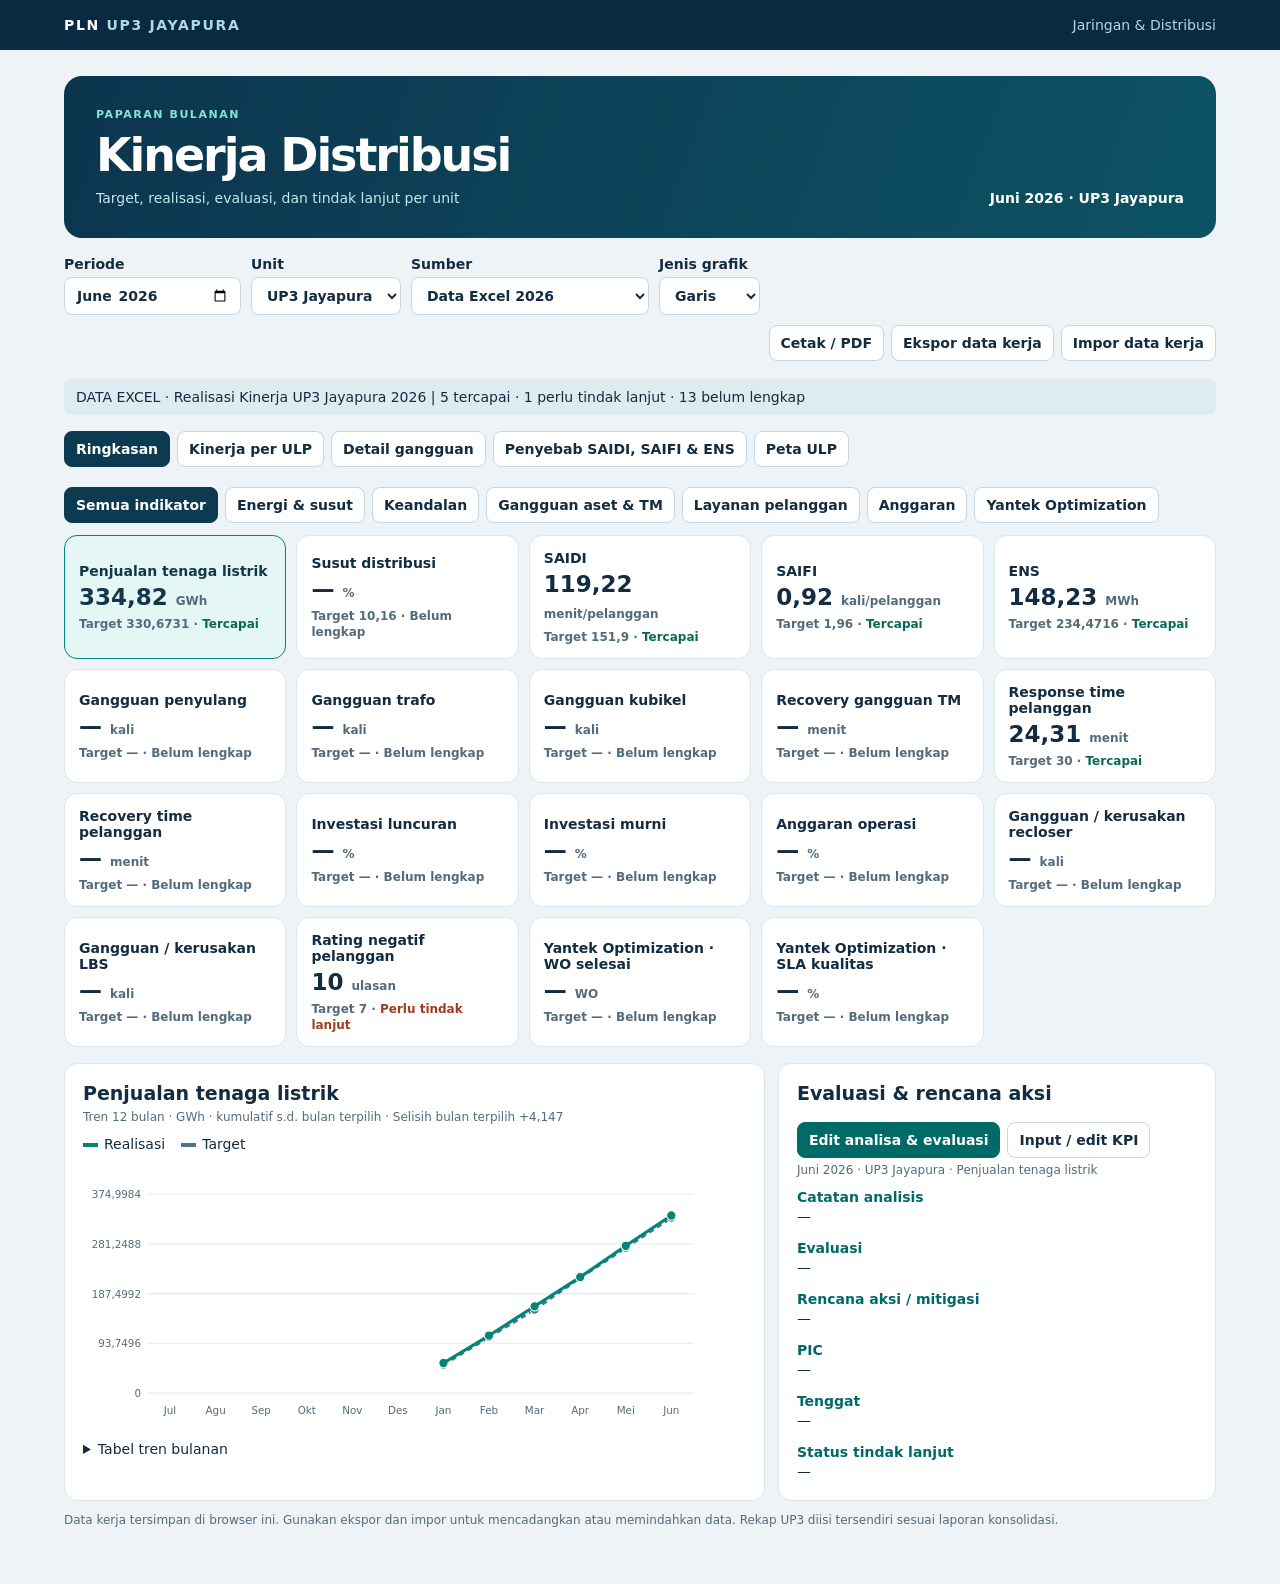
<file: index.html>
<!doctype html>
<html lang="id">
<head>
<meta charset="utf-8"><meta name="viewport" content="width=device-width,initial-scale=1"><title>Kinerja Distribusi | UP3 Jayapura</title>
<link rel="icon" href="data:image/svg+xml,%3Csvg%20xmlns%3D%22http%3A%2F%2Fwww.w3.org%2F2000%2Fsvg%22%20viewBox%3D%220%200%2064%2064%22%20role%3D%22img%22%20aria-label%3D%22Kinerja%20Distribusi%22%3E%0A%20%20%3Crect%20width%3D%2264%22%20height%3D%2264%22%20rx%3D%2213%22%20fill%3D%22%23092a40%22%2F%3E%0A%20%20%3Cpath%20d%3D%22M14%2049h36M19%2043V33m13%2010V25m13%2018V17%22%20fill%3D%22none%22%20stroke%3D%22%2382e6d7%22%20stroke-width%3D%225%22%20stroke-linecap%3D%22round%22%2F%3E%0A%3C%2Fsvg%3E">
<style>
*{box-sizing:border-box}body{margin:0;background:#eef3f7;color:#132c41;font:14px system-ui,sans-serif}header{background:#092a40;color:white;padding:17px max(5vw,18px);display:flex;justify-content:space-between;align-items:center;gap:12px}header strong{letter-spacing:.12em}header span{color:#acdce3}main{max-width:1460px;margin:auto;padding:26px 5vw 45px}.hero{background:linear-gradient(110deg,#0c354e,#0c5363);color:white;border-radius:18px;padding:32px;display:flex;align-items:end;justify-content:space-between;gap:20px;flex-wrap:wrap}.hero p{color:#c6e6ed;margin:8px 0 0}.hero h1{font-size:clamp(27px,4vw,46px);letter-spacing:-.045em;margin:7px 0}.eyebrow{font-weight:750;letter-spacing:.14em;font-size:11px;color:#82e6d7}.controls{display:flex;gap:10px;flex-wrap:wrap;align-items:end;margin:18px 0}label{display:grid;gap:5px;font-weight:650}input,select,textarea,button{font:inherit;color:inherit;border-radius:8px;border:1px solid #c7d6df;padding:9px 11px;background:white}button{cursor:pointer;font-weight:650}button:hover{background:#e7f4f5}button.primary{background:#006a69;color:white;border-color:#006a69}button[aria-pressed=true]{background:#0c3a50;color:white;border-color:#0c3a50}button:focus-visible{outline:3px solid #1ba6af;outline-offset:2px}.tabs{display:flex;gap:7px;flex-wrap:wrap;margin:20px 0 12px}.grid{display:grid;grid-template-columns:repeat(auto-fit,minmax(min(100%,205px),1fr));gap:10px}.tile,.panel{background:#fff;border:1px solid #dbe6ed;border-radius:13px}.tile{text-align:left;padding:14px;min-height:109px}.tile[aria-pressed=true]{background:#e5f7f5;color:#133749;border-color:#00877c}.tile strong{display:block;font-size:23px;margin:5px 0}.muted{color:#526b7d;font-size:12px}.bad{color:#a13923}.good{color:#086957}.detail{display:grid;grid-template-columns:1.6fr 1fr;gap:13px;margin-top:16px}.panel{padding:18px;min-width:0}.panel h2{margin:0 0 6px;font-size:19px}.panel p{margin:5px 0 12px}.chart{width:100%;overflow:auto}.chart svg{width:100%;min-width:460px;display:block}.legend{display:flex;gap:16px;flex-wrap:wrap;margin:8px 0}.legend i{display:inline-block;width:15px;height:4px;vertical-align:middle;margin-right:6px}.notes{display:grid;gap:13px}.notes p{white-space:pre-wrap;overflow-wrap:anywhere;margin:3px 0}.notes strong{display:block;color:#00686b}dialog{border:0;border-radius:14px;width:min(700px,95vw);max-height:90vh;color:#132c41;padding:20px}dialog::backdrop{background:#092a40aa}.formgrid{display:grid;grid-template-columns:1fr 1fr;gap:10px}.wide{grid-column:1/-1}textarea{resize:vertical;min-height:55px;width:100%}.bottom{display:flex;gap:8px;justify-content:flex-end;margin-top:12px}.summary{padding:10px 12px;background:#deebf0;border-radius:8px}.tools{margin-left:auto}.tablewrap{overflow:auto}table{width:100%;border-collapse:collapse;font-size:12px}td,th{padding:7px;text-align:left;border-bottom:1px solid #e3ecf0}summary{cursor:pointer;margin-top:12px}.small{font-size:12px}.toolbar{display:flex;gap:7px;flex-wrap:wrap}.period{white-space:nowrap}@media(max-width:850px){.detail{grid-template-columns:1fr}.tools{margin-left:0}.hero{padding:20px}}@media print{header,.hero,.tile,.panel{print-color-adjust:exact;-webkit-print-color-adjust:exact}.tools,.tabs,.edit,dialog,details{display:none!important}main{padding:12px}.detail{grid-template-columns:1.6fr 1fr}.panel,.grid{break-inside:avoid}.chart svg{min-width:0}}
.views{margin:16px 0 0}.workspace{margin-top:14px}.workspace[hidden],#overview[hidden]{display:none}.sectionhead{display:flex;justify-content:space-between;align-items:start;gap:12px;flex-wrap:wrap}.sectionhead select{max-width:100%}.compare{display:grid;gap:11px;margin-top:14px}.compare-row{display:grid;grid-template-columns:112px minmax(100px,1fr) 152px;gap:10px;align-items:center}.compare-row button{text-align:left}.tracks{display:grid;gap:4px}.track{height:7px;background:#e9f0f3;border-radius:6px;position:relative;overflow:hidden}.track span{display:block;height:100%;border-radius:6px;background:#008577}.track.target span{background:#49748e}.compare-row small{font-variant-numeric:tabular-nums}.map-scroll{overflow:auto;border-radius:11px}.map-box{position:relative;aspect-ratio:9/4;min-width:690px;overflow:hidden;background:repeating-linear-gradient(0deg,transparent 0 59px,#c7dde4 60px),repeating-linear-gradient(90deg,#e3eff2 0 59px,#c7dde4 60px)}.map-box img{position:absolute;width:28.44445%;height:64%;filter:saturate(.66);pointer-events:none}.pin{position:absolute;z-index:1;transform:translate(-50%,-50%);padding:4px 7px;background:#fff;border:1px solid #5d7887;box-shadow:0 1px 5px #1235;white-space:nowrap;font-size:11px}.pin b,.dot{display:inline-block;width:9px;height:9px;border-radius:50%;background:#6b8292;margin-right:5px}.pin b.good,.dot.good{background:#008577}.pin b.bad,.dot.bad{background:#b43e25}.map-box svg{position:absolute;width:100%;height:100%;pointer-events:none}.map-units{display:flex;flex-wrap:wrap;gap:7px}.map-units button{font-size:12px}.data-filters{display:flex;flex-wrap:wrap;gap:8px;margin:14px 0}.data-filters input{max-width:180px}.details-table{margin-top:12px}.details-table td{vertical-align:top;overflow-wrap:anywhere}.row-actions{white-space:nowrap}.row-actions button{padding:4px 6px;font-size:11px}.detailbar{display:grid;grid-template-columns:minmax(110px,200px) minmax(50px,1fr) minmax(75px,auto);gap:9px;align-items:center;margin:7px 0}.detailbar .track{height:9px}.tablewrap h3{margin:14px 0 6px;font-size:14px}.legend-key{display:flex;gap:12px;flex-wrap:wrap}.map-attribution{text-align:right}.map-attribution a{color:inherit}@media(max-width:540px){.compare-row{grid-template-columns:91px 1fr 84px;gap:6px}.compare-row button{padding:6px;font-size:12px}.formgrid{grid-template-columns:1fr}}@media print{.views,.data-filters,.row-actions,.map-units{display:none!important}.map-box{min-width:0}.workspace{break-inside:auto}.compare-row{break-inside:avoid}}
.breakdowns{display:grid;grid-template-columns:repeat(auto-fit,minmax(min(100%,320px),1fr));gap:12px;margin:14px 0}.breakdown{border:1px solid #dbe6ed;border-radius:10px;padding:12px;min-width:0;break-inside:avoid}.breakdown h3{margin:0 0 9px;font-size:14px}.breakdown .detailbar{grid-template-columns:minmax(80px,1fr) minmax(30px,.8fr) auto;font-size:12px}.breakdown .detailbar span{overflow-wrap:anywhere}.details-table td{min-width:82px}
</style>
</head>
<body>
<header><strong>PLN <span>UP3 JAYAPURA</span></strong><span>Jaringan &amp; Distribusi</span></header>
<main><section class="hero"><div><div class="eyebrow">PAPARAN BULANAN</div><h1>Kinerja Distribusi</h1><p>Target, realisasi, evaluasi, dan tindak lanjut per unit</p></div><div id="heroPeriod" class="period" style="font-weight:700"></div></section>
<section class="controls" aria-label="Filter paparan"><label>Periode<input id="month" type="month" min="2000-01" max="2099-12" value="2026-06" required></label><label>Unit<select id="unit"></select></label><label>Sumber<select id="source"><option value="excel">Data Excel 2026</option><option value="work">Data kerja (Excel + edit)</option></select></label><label id="chartControl">Jenis grafik<select id="chartType"><option value="line">Garis</option><option value="bar">Batang</option><option value="dot">Titik</option></select></label><div class="toolbar tools"><button id="print">Cetak / PDF</button><button id="export">Ekspor data kerja</button><button id="import">Impor data kerja</button><input id="file" type="file" accept=".json,application/json" hidden></div></section>
<div class="summary" id="summary" aria-live="polite"></div>
<nav class="toolbar views" id="views" aria-label="Menu paparan">
<button data-view="overview" aria-pressed="true">Ringkasan</button><button data-view="comparison" aria-pressed="false">Kinerja per ULP</button><button data-view="assets" aria-pressed="false">Detail gangguan</button><button data-view="causes" aria-pressed="false">Penyebab SAIDI, SAIFI &amp; ENS</button><button data-view="map" aria-pressed="false">Peta ULP</button>
</nav>
<div id="overview"><div class="tabs" id="tabs" aria-label="Kelompok indikator"></div><div class="grid" id="tiles"></div>
<section class="detail"><article class="panel"><h2 id="chartTitle"></h2><p class="muted" id="chartSub"></p><div class="legend"><span><i style="background:#008577"></i>Realisasi</span><span><i style="background:#49748e"></i>Target</span></div><div class="chart" id="chart"></div><details><summary>Tabel tren bulanan</summary><div class="tablewrap" id="trendTable"></div></details></article>
<article class="panel"><div class="sectionhead"><h2>Evaluasi &amp; rencana aksi</h2><div class="toolbar"><button class="primary edit" id="editNotes">Edit analisa &amp; evaluasi</button><button class="edit" id="edit">Input / edit KPI</button></div></div><p class="muted" id="notePeriod"></p><div class="notes" id="notes"></div></article></section>
</div>
<section class="panel workspace" id="workspace" hidden></section>
<p class="muted">Data kerja tersimpan di browser ini. Gunakan ekspor dan impor untuk mencadangkan atau memindahkan data. Rekap UP3 diisi tersendiri sesuai laporan konsolidasi.</p></main>
<dialog id="importDialog">
<form id="importForm">
<h2>Impor data kerja</h2>
<label>Tautan spreadsheet<input id="importLink" type="url" placeholder="https://..." required></label>
<p class="muted">Gunakan tautan Google Sheets atau tautan langsung CSV/XLSX yang dapat diakses browser.</p>
<div class="toolbar"><button type="submit" class="primary">Impor dari tautan</button><button type="button" id="importExcel">Pilih Excel / CSV</button><button type="button" id="importJson">Pilih JSON</button><button type="button" id="importCancel">Tutup</button></div>
<p class="muted"><a href="data:text/csv;charset=utf-8,periode%2Cunit%2Cindikator%2Ctarget%2Crealisasi%2Canalisa%2Cevaluasi%2Crencana_aksi%2Cpic%2Ctenggat%2Cstatus%0A2026-06%2CUP3%20Jayapura%2Csales%2C%2C%2C%2C%2C%2C%2C%2C%0A2026-06%2CULP%20Jayapura%2Csaidi%2C%2C%2C%2C%2C%2C%2C%2C%0A" download="Template_Impor_Data_Kinerja.csv">Unduh template Excel / CSV</a></p>
<p id="importError" role="status" aria-live="polite"></p>
</form>
</dialog>
<dialog id="dialog"><form id="editor"><h2 id="editTitle"></h2><p id="editPeriod" class="muted"></p><div class="formgrid" id="fields"></div><p id="error" class="bad" role="alert"></p><div class="bottom"><button type="button" id="cancel">Batal</button><button type="submit" class="primary">Simpan</button></div></form></dialog>
<dialog id="detailDialog"><form id="detailEditor"><h2 id="detailTitle"></h2><p class="muted" id="detailPeriod"></p><div class="formgrid" id="detailFields"></div><p id="detailError" class="bad" role="alert"></p><div class="bottom"><button type="button" id="detailCancel">Batal</button><button type="submit" class="primary">Simpan</button></div></form></dialog>
<noscript>Aktifkan JavaScript di browser untuk membuka dashboard.</noscript>
<script>
const indicators=[
['sales','Penjualan tenaga listrik','GWh','up',86,0],
['loss','Susut distribusi','%', 'down',7.5,0],
['saidi','SAIDI','menit/pelanggan','down',42,1],
['saifi','SAIFI','kali/pelanggan','down',1.1,1],
['ens','ENS','MWh','down',58,1],
['feeder','Gangguan penyulang','kali','down',24,2],
['transformer','Gangguan trafo','kali','down',7,2],
['cubicle','Gangguan kubikel','kali','down',3,2],
['tm','Recovery gangguan TM','menit','down',85,2],
['response','Response time pelanggan','menit','down',25,3],
['recovery','Recovery time pelanggan','menit','down',95,3],
['carry','Investasi luncuran','%','up',80,4],
['pure','Investasi murni','%','up',72,4],
['operation','Anggaran operasi','%','up',79,4],
['recloser','Gangguan / kerusakan recloser','kali','down',10,2],
['lbs','Gangguan / kerusakan LBS','kali','down',8,2],
['negative','Rating negatif pelanggan','ulasan','down',32,3],
['yantek_wo','Yantek Optimization · WO selesai','WO','up',7475,5],
['yantek_sla','Yantek Optimization · SLA kualitas','%','up',100,5]
];
const units=['UP3 Jayapura','ULP Jayapura','ULP Abepura','ULP Sentani','ULP Arso','ULP Genyem','ULP Sarmi'];
const groups=['Semua indikator','Energi & susut','Keandalan','Gangguan aset & TM','Layanan pelanggan','Anggaran','Yantek Optimization'];
const notesFields=[['analysis','Catatan analisis'],['evaluation','Evaluasi'],['action','Rencana aksi / mitigasi'],['owner','PIC'],['deadline','Tenggat'],['status','Status tindak lanjut']];
const workbookRecords={"2026-01|UP3 Jayapura|sales":{"target":53.65462,"actual":56.65509},"2026-01|UP3 Jayapura|loss":{"target":10.35,"actual":10.678004934612893},"2026-01|UP3 Jayapura|saidi":{"target":25.3166666666667,"actual":14.93},"2026-01|UP3 Jayapura|saifi":{"target":0.326666666666667,"actual":0.17},"2026-01|UP3 Jayapura|ens":{"target":39.0786,"actual":13.488},"2026-01|UP3 Jayapura|negative":{"target":2,"actual":0},"2026-01|UP3 Jayapura|response":{"target":30,"actual":null},"2026-02|UP3 Jayapura|sales":{"target":105.6865,"actual":108.41868},"2026-02|UP3 Jayapura|loss":{"target":10.31,"actual":9.88713642429333},"2026-02|UP3 Jayapura|saidi":{"target":50.6333333333333,"actual":29.4},"2026-02|UP3 Jayapura|saifi":{"target":0.653333333333333,"actual":0.28},"2026-02|UP3 Jayapura|ens":{"target":78.1572,"actual":37.488},"2026-02|UP3 Jayapura|negative":{"target":4,"actual":3},"2026-02|UP3 Jayapura|response":{"target":30,"actual":29.06},"2026-03|UP3 Jayapura|sales":{"target":157.48692,"actual":163.55927},"2026-03|UP3 Jayapura|loss":{"target":10.26,"actual":9.946825577320553},"2026-03|UP3 Jayapura|saidi":{"target":75.95,"actual":42.13},"2026-03|UP3 Jayapura|saifi":{"target":0.98,"actual":0.4},"2026-03|UP3 Jayapura|ens":{"target":117.2358,"actual":54.28},"2026-03|UP3 Jayapura|negative":{"target":6,"actual":4},"2026-03|UP3 Jayapura|response":{"target":30,"actual":27.42},"2026-04|UP3 Jayapura|sales":{"target":217.74756,"actual":218.64385},"2026-04|UP3 Jayapura|loss":{"target":10.23,"actual":10.00301359260466},"2026-04|UP3 Jayapura|saidi":{"target":101.266666666667,"actual":58.66},"2026-04|UP3 Jayapura|saifi":{"target":1.30666666666667,"actual":0.5},"2026-04|UP3 Jayapura|ens":{"target":156.3144,"actual":70.61},"2026-04|UP3 Jayapura|negative":{"target":6,"actual":9},"2026-04|UP3 Jayapura|response":{"target":30,"actual":27.35},"2026-05|UP3 Jayapura|sales":{"target":274.22828,"actual":277.68},"2026-05|UP3 Jayapura|loss":{"target":10.2,"actual":9.865813185886983},"2026-05|UP3 Jayapura|saidi":{"target":126.583333333333,"actual":86.42},"2026-05|UP3 Jayapura|saifi":{"target":1.63333333333333,"actual":0.72},"2026-05|UP3 Jayapura|ens":{"target":195.393,"actual":103.23},"2026-05|UP3 Jayapura|negative":{"target":7,"actual":9},"2026-05|UP3 Jayapura|response":{"target":30,"actual":27.01},"2026-06|UP3 Jayapura|sales":{"target":330.67305,"actual":334.82},"2026-06|UP3 Jayapura|loss":{"target":10.16,"actual":null},"2026-06|UP3 Jayapura|saidi":{"target":151.9,"actual":119.22},"2026-06|UP3 Jayapura|saifi":{"target":1.96,"actual":0.9199999999999999},"2026-06|UP3 Jayapura|ens":{"target":234.4716,"actual":148.23000000000002},"2026-06|UP3 Jayapura|negative":{"target":7,"actual":10},"2026-06|UP3 Jayapura|response":{"target":30,"actual":24.31},"2026-07|UP3 Jayapura|sales":{"target":385.90759,"actual":null},"2026-07|UP3 Jayapura|loss":{"target":10.13,"actual":null},"2026-07|UP3 Jayapura|saidi":{"target":177.216666666667,"actual":null},"2026-07|UP3 Jayapura|saifi":{"target":2.28666666666667,"actual":null},"2026-07|UP3 Jayapura|ens":{"target":273.5502,"actual":null},"2026-07|UP3 Jayapura|negative":{"target":11,"actual":null},"2026-07|UP3 Jayapura|response":{"target":30,"actual":null},"2026-08|UP3 Jayapura|sales":{"target":444.04205,"actual":null},"2026-08|UP3 Jayapura|loss":{"target":10.09,"actual":null},"2026-08|UP3 Jayapura|saidi":{"target":202.533333333333,"actual":null},"2026-08|UP3 Jayapura|saifi":{"target":2.61333333333333,"actual":null},"2026-08|UP3 Jayapura|ens":{"target":312.6288,"actual":null},"2026-08|UP3 Jayapura|negative":{"target":12,"actual":null},"2026-08|UP3 Jayapura|response":{"target":30,"actual":null},"2026-09|UP3 Jayapura|sales":{"target":502.25945,"actual":null},"2026-09|UP3 Jayapura|loss":{"target":10.06,"actual":null},"2026-09|UP3 Jayapura|saidi":{"target":227.85,"actual":null},"2026-09|UP3 Jayapura|saifi":{"target":2.94,"actual":null},"2026-09|UP3 Jayapura|ens":{"target":351.7074,"actual":null},"2026-09|UP3 Jayapura|negative":{"target":12,"actual":null},"2026-09|UP3 Jayapura|response":{"target":30,"actual":null},"2026-10|UP3 Jayapura|sales":{"target":561.27877,"actual":null},"2026-10|UP3 Jayapura|loss":{"target":10.03,"actual":null},"2026-10|UP3 Jayapura|saidi":{"target":253.166666666667,"actual":null},"2026-10|UP3 Jayapura|saifi":{"target":3.26666666666667,"actual":null},"2026-10|UP3 Jayapura|ens":{"target":390.786,"actual":null},"2026-10|UP3 Jayapura|negative":{"target":12,"actual":null},"2026-10|UP3 Jayapura|response":{"target":30,"actual":null},"2026-11|UP3 Jayapura|sales":{"target":619.76097,"actual":null},"2026-11|UP3 Jayapura|loss":{"target":10.01,"actual":null},"2026-11|UP3 Jayapura|saidi":{"target":278.483333333333,"actual":null},"2026-11|UP3 Jayapura|saifi":{"target":3.59333333333333,"actual":null},"2026-11|UP3 Jayapura|ens":{"target":429.8646,"actual":null},"2026-11|UP3 Jayapura|negative":{"target":13,"actual":null},"2026-11|UP3 Jayapura|response":{"target":30,"actual":null},"2026-12|UP3 Jayapura|sales":{"target":679.40441,"actual":null},"2026-12|UP3 Jayapura|loss":{"target":9.98,"actual":null},"2026-12|UP3 Jayapura|saidi":{"target":303.8,"actual":null},"2026-12|UP3 Jayapura|saifi":{"target":3.92,"actual":null},"2026-12|UP3 Jayapura|ens":{"target":468.9432,"actual":null},"2026-12|UP3 Jayapura|negative":{"target":13,"actual":null},"2026-12|UP3 Jayapura|response":{"target":30,"actual":null},"2026-01|ULP Jayapura|sales":{"target":17.2092562094,"actual":17.60738},"2026-01|ULP Jayapura|loss":{"target":9.49358399451298,"actual":9.624048361929823},"2026-01|ULP Jayapura|saidi":{"target":27.25,"actual":43.377},"2026-01|ULP Jayapura|saifi":{"target":0.4,"actual":0.38},"2026-01|ULP Jayapura|ens":{"target":11.72,"actual":5.771},"2026-01|ULP Jayapura|negative":{"target":1,"actual":0},"2026-01|ULP Jayapura|response":{"target":30,"actual":null},"2026-02|ULP Jayapura|sales":{"target":33.7987802193,"actual":33.83529},"2026-02|ULP Jayapura|loss":{"target":9.45131175871691,"actual":8.266187040745189},"2026-02|ULP Jayapura|saidi":{"target":54.51,"actual":75.3},"2026-02|ULP Jayapura|saifi":{"target":0.8,"actual":0.597},"2026-02|ULP Jayapura|ens":{"target":23.45,"actual":15.298},"2026-02|ULP Jayapura|negative":{"target":1,"actual":0},"2026-02|ULP Jayapura|response":{"target":30,"actual":32.72},"2026-03|ULP Jayapura|sales":{"target":50.4692632675,"actual":50.48356},"2026-03|ULP Jayapura|loss":{"target":9.3998702626301,"actual":8.76329695930992},"2026-03|ULP Jayapura|saidi":{"target":81.76,"actual":94.12},"2026-03|ULP Jayapura|saifi":{"target":1.2,"actual":0.75},"2026-03|ULP Jayapura|ens":{"target":35.17,"actual":20.93},"2026-03|ULP Jayapura|negative":{"target":2,"actual":1},"2026-03|ULP Jayapura|response":{"target":30,"actual":31.68},"2026-04|ULP Jayapura|sales":{"target":69.5610013439,"actual":67.25804},"2026-04|ULP Jayapura|loss":{"target":9.36843261440425,"actual":9.227163128927536},"2026-04|ULP Jayapura|saidi":{"target":109.01,"actual":114.66},"2026-04|ULP Jayapura|saifi":{"target":1.6,"actual":0.94},"2026-04|ULP Jayapura|ens":{"target":46.89,"actual":25.61},"2026-04|ULP Jayapura|negative":{"target":2,"actual":3},"2026-04|ULP Jayapura|response":{"target":30,"actual":31.49},"2026-05|ULP Jayapura|sales":{"target":87.8169131544,"actual":85.63},"2026-05|ULP Jayapura|loss":{"target":9.33710578442589,"actual":8.816148349154998},"2026-05|ULP Jayapura|saidi":{"target":136.27,"actual":142.459},"2026-05|ULP Jayapura|saifi":{"target":2,"actual":1.176},"2026-05|ULP Jayapura|ens":{"target":58.62,"actual":31.086},"2026-05|ULP Jayapura|negative":{"target":2,"actual":3},"2026-05|ULP Jayapura|response":{"target":30,"actual":30.81},"2026-06|ULP Jayapura|sales":{"target":105.6927256298,"actual":103.45},"2026-06|ULP Jayapura|loss":{"target":9.29563401220276,"actual":null},"2026-06|ULP Jayapura|saidi":{"target":163.52,"actual":null},"2026-06|ULP Jayapura|saifi":{"target":2.39,"actual":null},"2026-06|ULP Jayapura|ens":{"target":70.34,"actual":null},"2026-06|ULP Jayapura|negative":{"target":2,"actual":3},"2026-06|ULP Jayapura|response":{"target":30,"actual":26.43},"2026-07|ULP Jayapura|sales":{"target":123.7296589184,"actual":null},"2026-07|ULP Jayapura|loss":{"target":9.26446002709693,"actual":null},"2026-07|ULP Jayapura|saidi":{"target":190.77,"actual":null},"2026-07|ULP Jayapura|saifi":{"target":2.79,"actual":null},"2026-07|ULP Jayapura|ens":{"target":82.07,"actual":null},"2026-07|ULP Jayapura|negative":{"target":3,"actual":null},"2026-07|ULP Jayapura|response":{"target":30,"actual":null},"2026-08|ULP Jayapura|sales":{"target":142.3107547034,"actual":null},"2026-08|ULP Jayapura|loss":{"target":9.22318943419027,"actual":null},"2026-08|ULP Jayapura|saidi":{"target":218.02,"actual":null},"2026-08|ULP Jayapura|saifi":{"target":3.19,"actual":null},"2026-08|ULP Jayapura|ens":{"target":93.79,"actual":null},"2026-08|ULP Jayapura|negative":{"target":3,"actual":null},"2026-08|ULP Jayapura|response":{"target":30,"actual":null},"2026-09|ULP Jayapura|sales":{"target":160.868654463,"actual":null},"2026-09|ULP Jayapura|loss":{"target":9.19193102844693,"actual":null},"2026-09|ULP Jayapura|saidi":{"target":245.28,"actual":null},"2026-09|ULP Jayapura|saifi":{"target":3.59,"actual":null},"2026-09|ULP Jayapura|ens":{"target":105.51,"actual":null},"2026-09|ULP Jayapura|negative":{"target":3,"actual":null},"2026-09|ULP Jayapura|response":{"target":30,"actual":null},"2026-10|ULP Jayapura|sales":{"target":179.7214043499,"actual":null},"2026-10|ULP Jayapura|loss":{"target":9.1607398858052,"actual":null},"2026-10|ULP Jayapura|saidi":{"target":272.53,"actual":null},"2026-10|ULP Jayapura|saifi":{"target":3.99,"actual":null},"2026-10|ULP Jayapura|ens":{"target":117.24,"actual":null},"2026-10|ULP Jayapura|negative":{"target":3,"actual":null},"2026-10|ULP Jayapura|response":{"target":30,"actual":null},"2026-11|ULP Jayapura|sales":{"target":198.4494099299,"actual":null},"2026-11|ULP Jayapura|loss":{"target":9.13957403292913,"actual":null},"2026-11|ULP Jayapura|saidi":{"target":299.78,"actual":null},"2026-11|ULP Jayapura|saifi":{"target":4.39,"actual":null},"2026-11|ULP Jayapura|ens":{"target":128.96,"actual":null},"2026-11|ULP Jayapura|negative":{"target":3,"actual":null},"2026-11|ULP Jayapura|response":{"target":30,"actual":null},"2026-12|ULP Jayapura|sales":{"target":217.3684120728,"actual":null},"2026-12|ULP Jayapura|loss":{"target":9.10837567106984,"actual":null},"2026-12|ULP Jayapura|saidi":{"target":327.04,"actual":null},"2026-12|ULP Jayapura|saifi":{"target":4.79,"actual":null},"2026-12|ULP Jayapura|ens":{"target":140.68,"actual":null},"2026-12|ULP Jayapura|negative":{"target":3,"actual":null},"2026-12|ULP Jayapura|response":{"target":30,"actual":null},"2026-01|ULP Abepura|sales":{"target":20.2501242222,"actual":21.70482},"2026-01|ULP Abepura|loss":{"target":9.53466297331218,"actual":9.73675013128721},"2026-01|ULP Abepura|saidi":{"target":33.16,"actual":6.43},"2026-01|ULP Abepura|saifi":{"target":0.4,"actual":0.095},"2026-01|ULP Abepura|ens":{"target":16.8,"actual":3.387},"2026-01|ULP Abepura|negative":{"target":1,"actual":0},"2026-01|ULP Abepura|response":{"target":30,"actual":null},"2026-02|ULP Abepura|sales":{"target":40.2351268092,"actual":41.59714},"2026-02|ULP Abepura|loss":{"target":9.49719524965456,"actual":9.16987921104768},"2026-02|ULP Abepura|saidi":{"target":66.32,"actual":21.299999999999997},"2026-02|ULP Abepura|saifi":{"target":0.81,"actual":0.225},"2026-02|ULP Abepura|ens":{"target":33.61,"actual":12.363},"2026-02|ULP Abepura|negative":{"target":1,"actual":0},"2026-02|ULP Abepura|response":{"target":30,"actual":32.03},"2026-03|ULP Abepura|sales":{"target":59.8185226289,"actual":62.90925},"2026-03|ULP Abepura|loss":{"target":9.45201335558459,"actual":9.202088810176985},"2026-03|ULP Abepura|saidi":{"target":99.48,"actual":38.7521},"2026-03|ULP Abepura|saifi":{"target":1.21,"actual":0.418},"2026-03|ULP Abepura|ens":{"target":50.41,"actual":21.89},"2026-03|ULP Abepura|negative":{"target":1,"actual":0},"2026-03|ULP Abepura|response":{"target":30,"actual":28.64},"2026-04|ULP Abepura|sales":{"target":82.6662290943,"actual":84.71336},"2026-04|ULP Abepura|loss":{"target":9.4241370516213,"actual":9.160275022321356},"2026-04|ULP Abepura|saidi":{"target":132.63,"actual":54.79},"2026-04|ULP Abepura|saifi":{"target":1.61,"actual":0.519},"2026-04|ULP Abepura|ens":{"target":67.22,"actual":27.6},"2026-04|ULP Abepura|negative":{"target":2,"actual":2},"2026-04|ULP Abepura|response":{"target":30,"actual":29.78},"2026-05|ULP Abepura|sales":{"target":103.9860700461,"actual":108.17},"2026-05|ULP Abepura|loss":{"target":9.39639697982713,"actual":9.117553152354867},"2026-05|ULP Abepura|saidi":{"target":165.79,"actual":83.53},"2026-05|ULP Abepura|saifi":{"target":2.01,"actual":0.69},"2026-05|ULP Abepura|ens":{"target":84.02,"actual":45.208},"2026-05|ULP Abepura|negative":{"target":2,"actual":2},"2026-05|ULP Abepura|response":{"target":30,"actual":29.1},"2026-06|ULP Abepura|sales":{"target":126.0885897819,"actual":130.42},"2026-06|ULP Abepura|loss":{"target":9.35982024525729,"actual":null},"2026-06|ULP Abepura|saidi":{"target":198.95,"actual":null},"2026-06|ULP Abepura|saifi":{"target":2.42,"actual":null},"2026-06|ULP Abepura|ens":{"target":100.82,"actual":null},"2026-06|ULP Abepura|negative":{"target":2,"actual":3},"2026-06|ULP Abepura|response":{"target":30,"actual":27.65},"2026-07|ULP Abepura|sales":{"target":146.5575222934,"actual":null},"2026-07|ULP Abepura|loss":{"target":9.33230064598335,"actual":null},"2026-07|ULP Abepura|saidi":{"target":232.11,"actual":null},"2026-07|ULP Abepura|saifi":{"target":2.82,"actual":null},"2026-07|ULP Abepura|ens":{"target":117.63,"actual":null},"2026-07|ULP Abepura|negative":{"target":3,"actual":null},"2026-07|ULP Abepura|response":{"target":30,"actual":null},"2026-08|ULP Abepura|sales":{"target":168.7923744234,"actual":null},"2026-08|ULP Abepura|loss":{"target":9.29600856822412,"actual":null},"2026-08|ULP Abepura|saidi":{"target":265.27,"actual":null},"2026-08|ULP Abepura|saifi":{"target":3.22,"actual":null},"2026-08|ULP Abepura|ens":{"target":134.43,"actual":null},"2026-08|ULP Abepura|negative":{"target":3,"actual":null},"2026-08|ULP Abepura|response":{"target":30,"actual":null},"2026-09|ULP Abepura|sales":{"target":190.9574977316,"actual":null},"2026-09|ULP Abepura|loss":{"target":9.26836890201422,"actual":null},"2026-09|ULP Abepura|saidi":{"target":298.43,"actual":null},"2026-09|ULP Abepura|saifi":{"target":3.62,"actual":null},"2026-09|ULP Abepura|ens":{"target":151.23,"actual":null},"2026-09|ULP Abepura|negative":{"target":3,"actual":null},"2026-09|ULP Abepura|response":{"target":30,"actual":null},"2026-10|ULP Abepura|sales":{"target":213.1772851487,"actual":null},"2026-10|ULP Abepura|loss":{"target":9.24081884622255,"actual":null},"2026-10|ULP Abepura|saidi":{"target":331.59,"actual":null},"2026-10|ULP Abepura|saifi":{"target":4.03,"actual":null},"2026-10|ULP Abepura|ens":{"target":168.04,"actual":null},"2026-10|ULP Abepura|negative":{"target":4,"actual":null},"2026-10|ULP Abepura|response":{"target":30,"actual":null},"2026-11|ULP Abepura|sales":{"target":235.5957119957,"actual":null},"2026-11|ULP Abepura|loss":{"target":9.22193611349611,"actual":null},"2026-11|ULP Abepura|saidi":{"target":364.75,"actual":null},"2026-11|ULP Abepura|saifi":{"target":4.43,"actual":null},"2026-11|ULP Abepura|ens":{"target":184.84,"actual":null},"2026-11|ULP Abepura|negative":{"target":4,"actual":null},"2026-11|ULP Abepura|response":{"target":30,"actual":null},"2026-12|ULP Abepura|sales":{"target":258.5870023395,"actual":null},"2026-12|ULP Abepura|loss":{"target":9.19437434075141,"actual":null},"2026-12|ULP Abepura|saidi":{"target":397.9,"actual":null},"2026-12|ULP Abepura|saifi":{"target":4.83,"actual":null},"2026-12|ULP Abepura|ens":{"target":201.65,"actual":null},"2026-12|ULP Abepura|negative":{"target":4,"actual":null},"2026-12|ULP Abepura|response":{"target":30,"actual":null},"2026-01|ULP Sentani|sales":{"target":10.1248938357,"actual":10.90103},"2026-01|ULP Sentani|loss":{"target":11.1785148872322,"actual":12.802037716014922},"2026-01|ULP Sentani|saidi":{"target":31.42,"actual":15.14},"2026-01|ULP Sentani|saifi":{"target":0.35,"actual":0.2481},"2026-01|ULP Sentani|ens":{"target":8.6,"actual":3.828},"2026-01|ULP Sentani|negative":{"target":1,"actual":0},"2026-01|ULP Sentani|response":{"target":30,"actual":null},"2026-02|ULP Sentani|sales":{"target":19.8540199589,"actual":20.86108},"2026-02|ULP Sentani|loss":{"target":11.1407925709138,"actual":12.039389100099521},"2026-02|ULP Sentani|saidi":{"target":62.84,"actual":28.74},"2026-02|ULP Sentani|saifi":{"target":0.7,"actual":0.32},"2026-02|ULP Sentani|ens":{"target":17.19,"actual":9.729},"2026-02|ULP Sentani|negative":{"target":1,"actual":3},"2026-02|ULP Sentani|response":{"target":30,"actual":22.03},"2026-03|ULP Sentani|sales":{"target":29.9087387623,"actual":31.81393},"2026-03|ULP Sentani|loss":{"target":11.0937632211249,"actual":11.08787986164488},"2026-03|ULP Sentani|saidi":{"target":94.26,"actual":38.035},"2026-03|ULP Sentani|saifi":{"target":1.05,"actual":0.419},"2026-03|ULP Sentani|ens":{"target":25.79,"actual":11.3},"2026-03|ULP Sentani|negative":{"target":2,"actual":3},"2026-03|ULP Sentani|response":{"target":30,"actual":20.42},"2026-04|ULP Sentani|sales":{"target":41.332444123,"actual":42.2489},"2026-04|ULP Sentani|loss":{"target":11.0657499331277,"actual":11.015886047096993},"2026-04|ULP Sentani|saidi":{"target":125.67,"actual":63.36},"2026-04|ULP Sentani|saifi":{"target":1.4,"actual":0.678},"2026-04|ULP Sentani|ens":{"target":34.39,"actual":16.48},"2026-04|ULP Sentani|negative":{"target":2,"actual":3},"2026-04|ULP Sentani|response":{"target":30,"actual":21.01},"2026-05|ULP Sentani|sales":{"target":52.2566425335,"actual":53.11},"2026-05|ULP Sentani|loss":{"target":11.0377314700439,"actual":11.078680713966106},"2026-05|ULP Sentani|saidi":{"target":157.09,"actual":109.79},"2026-05|ULP Sentani|saifi":{"target":1.75,"actual":0.98},"2026-05|ULP Sentani|ens":{"target":42.99,"actual":24.51},"2026-05|ULP Sentani|negative":{"target":2,"actual":3},"2026-05|ULP Sentani|response":{"target":30,"actual":20.98},"2026-06|ULP Sentani|sales":{"target":62.7867233194,"actual":63.77},"2026-06|ULP Sentani|loss":{"target":11.0002286870161,"actual":null},"2026-06|ULP Sentani|saidi":{"target":188.51,"actual":null},"2026-06|ULP Sentani|saifi":{"target":2.1,"actual":null},"2026-06|ULP Sentani|ens":{"target":51.58,"actual":null},"2026-06|ULP Sentani|negative":{"target":2,"actual":3},"2026-06|ULP Sentani|response":{"target":30,"actual":20.03},"2026-07|ULP Sentani|sales":{"target":73.5261439528,"actual":null},"2026-07|ULP Sentani|loss":{"target":10.9721153838677,"actual":null},"2026-07|ULP Sentani|saidi":{"target":219.93,"actual":null},"2026-07|ULP Sentani|saifi":{"target":2.45,"actual":null},"2026-07|ULP Sentani|ens":{"target":60.18,"actual":null},"2026-07|ULP Sentani|negative":{"target":3,"actual":null},"2026-07|ULP Sentani|response":{"target":30,"actual":null},"2026-08|ULP Sentani|sales":{"target":84.3949472431,"actual":null},"2026-08|ULP Sentani|loss":{"target":10.9345070334362,"actual":null},"2026-08|ULP Sentani|saidi":{"target":251.35,"actual":null},"2026-08|ULP Sentani|saifi":{"target":2.8,"actual":null},"2026-08|ULP Sentani|ens":{"target":68.78,"actual":null},"2026-08|ULP Sentani|negative":{"target":3,"actual":null},"2026-08|ULP Sentani|response":{"target":30,"actual":null},"2026-09|ULP Sentani|sales":{"target":95.1754854132,"actual":null},"2026-09|ULP Sentani|loss":{"target":10.9064379746981,"actual":null},"2026-09|ULP Sentani|saidi":{"target":282.77,"actual":null},"2026-09|ULP Sentani|saifi":{"target":3.15,"actual":null},"2026-09|ULP Sentani|ens":{"target":77.38,"actual":null},"2026-09|ULP Sentani|negative":{"target":3,"actual":null},"2026-09|ULP Sentani|response":{"target":30,"actual":null},"2026-10|ULP Sentani|sales":{"target":106.5871191844,"actual":null},"2026-10|ULP Sentani|loss":{"target":10.8783466299878,"actual":null},"2026-10|ULP Sentani|saidi":{"target":314.19,"actual":null},"2026-10|ULP Sentani|saifi":{"target":3.5,"actual":null},"2026-10|ULP Sentani|ens":{"target":85.97,"actual":null},"2026-10|ULP Sentani|negative":{"target":3,"actual":null},"2026-10|ULP Sentani|response":{"target":30,"actual":null},"2026-11|ULP Sentani|sales":{"target":117.7960518881,"actual":null},"2026-11|ULP Sentani|loss":{"target":10.8597977420278,"actual":null},"2026-11|ULP Sentani|saidi":{"target":345.6,"actual":null},"2026-11|ULP Sentani|saifi":{"target":3.85,"actual":null},"2026-11|ULP Sentani|ens":{"target":94.57,"actual":null},"2026-11|ULP Sentani|negative":{"target":3,"actual":null},"2026-11|ULP Sentani|response":{"target":30,"actual":null},"2026-12|ULP Sentani|sales":{"target":129.0288564863,"actual":null},"2026-12|ULP Sentani|loss":{"target":10.8317148390432,"actual":null},"2026-12|ULP Sentani|saidi":{"target":377.02,"actual":null},"2026-12|ULP Sentani|saifi":{"target":4.19,"actual":null},"2026-12|ULP Sentani|ens":{"target":103.17,"actual":null},"2026-12|ULP Sentani|negative":{"target":3,"actual":null},"2026-12|ULP Sentani|response":{"target":30,"actual":null},"2026-01|ULP Arso|sales":{"target":3.0358617866,"actual":3.27546},"2026-01|ULP Arso|loss":{"target":8.37293577505836,"actual":8.470489465359625},"2026-01|ULP Arso|saidi":{"target":3.24424244508273,"actual":0.822},"2026-01|ULP Arso|saifi":{"target":0.09,"actual":0.013},"2026-01|ULP Arso|ens":{"target":0.7,"actual":0.053},"2026-01|ULP Arso|negative":{"target":0,"actual":0},"2026-01|ULP Arso|response":{"target":30,"actual":null},"2026-02|ULP Arso|sales":{"target":5.9005811506,"actual":6.18746},"2026-02|ULP Arso|loss":{"target":8.33660450796593,"actual":8.839585633506388},"2026-02|ULP Arso|saidi":{"target":6.48848489016546,"actual":1.2899999999999998},"2026-02|ULP Arso|saifi":{"target":0.18,"actual":0.047},"2026-02|ULP Arso|ens":{"target":1.41,"actual":0.099},"2026-02|ULP Arso|negative":{"target":0,"actual":0},"2026-02|ULP Arso|response":{"target":30,"actual":28.95},"2026-03|ULP Arso|sales":{"target":8.8760722671,"actual":9.40215},"2026-03|ULP Arso|loss":{"target":8.28914284125579,"actual":8.99621102921156},"2026-03|ULP Arso|saidi":{"target":9.73272733524819,"actual":1.32},"2026-03|ULP Arso|saifi":{"target":0.27,"actual":0.047},"2026-03|ULP Arso|ens":{"target":2.11,"actual":0.099},"2026-03|ULP Arso|negative":{"target":0,"actual":0},"2026-03|ULP Arso|response":{"target":30,"actual":28.61},"2026-04|ULP Arso|sales":{"target":12.0967757719,"actual":12.53449},"2026-04|ULP Arso|loss":{"target":8.26224378718616,"actual":8.595308444121448},"2026-04|ULP Arso|saidi":{"target":12.9769697803309,"actual":2.289},"2026-04|ULP Arso|saifi":{"target":0.36,"actual":0.051},"2026-04|ULP Arso|ens":{"target":2.81,"actual":0.275},"2026-04|ULP Arso|negative":{"target":0,"actual":0},"2026-04|ULP Arso|response":{"target":30,"actual":29.12},"2026-05|ULP Arso|sales":{"target":15.0876527133,"actual":15.82},"2026-05|ULP Arso|loss":{"target":8.23513870368351,"actual":8.69968141313776},"2026-05|ULP Arso|saidi":{"target":16.2212122254136,"actual":10.54},"2026-05|ULP Arso|saifi":{"target":0.45,"actual":0.15},"2026-05|ULP Arso|ens":{"target":3.52,"actual":1.134},"2026-05|ULP Arso|negative":{"target":0,"actual":0},"2026-05|ULP Arso|response":{"target":30,"actual":29.11},"2026-06|ULP Arso|sales":{"target":18.3132410634,"actual":19.13},"2026-06|ULP Arso|loss":{"target":8.19806661828435,"actual":null},"2026-06|ULP Arso|saidi":{"target":19.4654546704964,"actual":null},"2026-06|ULP Arso|saifi":{"target":0.55,"actual":null},"2026-06|ULP Arso|ens":{"target":4.22,"actual":null},"2026-06|ULP Arso|negative":{"target":0,"actual":0},"2026-06|ULP Arso|response":{"target":30,"actual":26.42},"2026-07|ULP Arso|sales":{"target":21.3006742418,"actual":null},"2026-07|ULP Arso|loss":{"target":8.17042243347232,"actual":null},"2026-07|ULP Arso|saidi":{"target":22.7096971155791,"actual":null},"2026-07|ULP Arso|saifi":{"target":0.64,"actual":null},"2026-07|ULP Arso|ens":{"target":4.92,"actual":null},"2026-07|ULP Arso|negative":{"target":1,"actual":null},"2026-07|ULP Arso|response":{"target":30,"actual":null},"2026-08|ULP Arso|sales":{"target":24.8188666815,"actual":null},"2026-08|ULP Arso|loss":{"target":8.13269100505883,"actual":null},"2026-08|ULP Arso|saidi":{"target":25.9539395606618,"actual":null},"2026-08|ULP Arso|saifi":{"target":0.73,"actual":null},"2026-08|ULP Arso|ens":{"target":5.63,"actual":null},"2026-08|ULP Arso|negative":{"target":1,"actual":null},"2026-08|ULP Arso|response":{"target":30,"actual":null},"2026-09|ULP Arso|sales":{"target":27.6342546196,"actual":null},"2026-09|ULP Arso|loss":{"target":8.1053202623508,"actual":null},"2026-09|ULP Arso|saidi":{"target":29.1981820057446,"actual":null},"2026-09|ULP Arso|saifi":{"target":0.82,"actual":null},"2026-09|ULP Arso|ens":{"target":6.33,"actual":null},"2026-09|ULP Arso|negative":{"target":1,"actual":null},"2026-09|ULP Arso|response":{"target":30,"actual":null},"2026-10|ULP Arso|sales":{"target":31.1814350658,"actual":null},"2026-10|ULP Arso|loss":{"target":8.07776641517057,"actual":null},"2026-10|ULP Arso|saidi":{"target":32.4424244508273,"actual":null},"2026-10|ULP Arso|saifi":{"target":0.91,"actual":null},"2026-10|ULP Arso|ens":{"target":7.03,"actual":null},"2026-10|ULP Arso|negative":{"target":1,"actual":null},"2026-10|ULP Arso|response":{"target":30,"actual":null},"2026-11|ULP Arso|sales":{"target":34.4881593093,"actual":null},"2026-11|ULP Arso|loss":{"target":8.0605549426273,"actual":null},"2026-11|ULP Arso|saidi":{"target":35.68666689591,"actual":null},"2026-11|ULP Arso|saifi":{"target":1,"actual":null},"2026-11|ULP Arso|ens":{"target":7.74,"actual":null},"2026-11|ULP Arso|negative":{"target":1,"actual":null},"2026-11|ULP Arso|response":{"target":30,"actual":null},"2026-12|ULP Arso|sales":{"target":37.4810769551,"actual":null},"2026-12|ULP Arso|loss":{"target":8.03304010004637,"actual":null},"2026-12|ULP Arso|saidi":{"target":38.9309093409927,"actual":null},"2026-12|ULP Arso|saifi":{"target":1.09,"actual":null},"2026-12|ULP Arso|ens":{"target":8.44,"actual":null},"2026-12|ULP Arso|negative":{"target":1,"actual":null},"2026-12|ULP Arso|response":{"target":30,"actual":null},"2026-01|ULP Genyem|sales":{"target":1.515127557,"actual":1.48075},"2026-01|ULP Genyem|loss":{"target":8.63419492507447,"actual":7.805454739245625},"2026-01|ULP Genyem|saidi":{"target":3.62849785815524,"actual":0.0359},"2026-01|ULP Genyem|saifi":{"target":0.100791607170979,"actual":0.004},"2026-01|ULP Genyem|ens":{"target":0.7,"actual":0.01},"2026-01|ULP Genyem|negative":{"target":0,"actual":0},"2026-01|ULP Genyem|response":{"target":30,"actual":null},"2026-02|ULP Genyem|sales":{"target":2.6818313088,"actual":2.77048},"2026-02|ULP Genyem|loss":{"target":8.61895611821822,"actual":7.201912173785336},"2026-02|ULP Genyem|saidi":{"target":7.25699571631048,"actual":0.048},"2026-02|ULP Genyem|saifi":{"target":0.201583214341958,"actual":0.004},"2026-02|ULP Genyem|ens":{"target":1.41,"actual":0.01},"2026-02|ULP Genyem|negative":{"target":0,"actual":0},"2026-02|ULP Genyem|response":{"target":30,"actual":40.16},"2026-03|ULP Genyem|sales":{"target":3.7431092374,"actual":4.17087},"2026-03|ULP Genyem|loss":{"target":8.58923450320395,"actual":7.710634754601513},"2026-03|ULP Genyem|saidi":{"target":10.8854935744657,"actual":0.11},"2026-03|ULP Genyem|saifi":{"target":0.302374821512937,"actual":0.004},"2026-03|ULP Genyem|ens":{"target":2.11,"actual":0.01},"2026-03|ULP Genyem|negative":{"target":0,"actual":0},"2026-03|ULP Genyem|response":{"target":30,"actual":36.29},"2026-04|ULP Genyem|sales":{"target":5.5428975909,"actual":5.52101},"2026-04|ULP Genyem|loss":{"target":8.5782635224466,"actual":7.959502284498809},"2026-04|ULP Genyem|saidi":{"target":14.513991432621,"actual":15.41},"2026-04|ULP Genyem|saifi":{"target":0.403166428683916,"actual":0.03},"2026-04|ULP Genyem|ens":{"target":2.81,"actual":0.293},"2026-04|ULP Genyem|negative":{"target":0,"actual":1},"2026-04|ULP Genyem|response":{"target":30,"actual":39.12},"2026-05|ULP Genyem|sales":{"target":7.0015875375,"actual":6.91},"2026-05|ULP Genyem|loss":{"target":8.5663156066844,"actual":8.682549016481019},"2026-05|ULP Genyem|saidi":{"target":18.1424892907762,"actual":16.7},"2026-05|ULP Genyem|saifi":{"target":0.503958035854895,"actual":0.043},"2026-05|ULP Genyem|ens":{"target":3.52,"actual":0.504},"2026-05|ULP Genyem|negative":{"target":0,"actual":1},"2026-05|ULP Genyem|response":{"target":30,"actual":36.7},"2026-06|ULP Genyem|sales":{"target":8.3700435015,"actual":8.35},"2026-06|ULP Genyem|loss":{"target":8.54644082454102,"actual":null},"2026-06|ULP Genyem|saidi":{"target":21.7709871489315,"actual":null},"2026-06|ULP Genyem|saifi":{"target":0.604749643025874,"actual":null},"2026-06|ULP Genyem|ens":{"target":4.22,"actual":null},"2026-06|ULP Genyem|negative":{"target":0,"actual":1},"2026-06|ULP Genyem|response":{"target":30,"actual":32.28},"2026-07|ULP Genyem|sales":{"target":9.6359603859,"actual":null},"2026-07|ULP Genyem|loss":{"target":8.53224744224173,"actual":null},"2026-07|ULP Genyem|saidi":{"target":25.3994850070867,"actual":null},"2026-07|ULP Genyem|saifi":{"target":0.705541250196853,"actual":null},"2026-07|ULP Genyem|ens":{"target":4.92,"actual":null},"2026-07|ULP Genyem|negative":{"target":1,"actual":null},"2026-07|ULP Genyem|response":{"target":30,"actual":null},"2026-08|ULP Genyem|sales":{"target":11.0340908812,"actual":null},"2026-08|ULP Genyem|loss":{"target":8.50960348606529,"actual":null},"2026-08|ULP Genyem|saidi":{"target":29.0279828652419,"actual":null},"2026-08|ULP Genyem|saifi":{"target":0.806332857367832,"actual":null},"2026-08|ULP Genyem|ens":{"target":5.63,"actual":null},"2026-08|ULP Genyem|negative":{"target":1,"actual":null},"2026-08|ULP Genyem|response":{"target":30,"actual":null},"2026-09|ULP Genyem|sales":{"target":12.8894519254,"actual":null},"2026-09|ULP Genyem|loss":{"target":8.49657944089619,"actual":null},"2026-09|ULP Genyem|saidi":{"target":32.6564807233972,"actual":null},"2026-09|ULP Genyem|saifi":{"target":0.90712446453881,"actual":null},"2026-09|ULP Genyem|ens":{"target":6.33,"actual":null},"2026-09|ULP Genyem|negative":{"target":1,"actual":null},"2026-09|ULP Genyem|response":{"target":30,"actual":null},"2026-10|ULP Genyem|sales":{"target":14.1721202255,"actual":null},"2026-10|ULP Genyem|loss":{"target":8.48275733937789,"actual":null},"2026-10|ULP Genyem|saidi":{"target":36.2849785815524,"actual":null},"2026-10|ULP Genyem|saifi":{"target":1.00791607170979,"actual":null},"2026-10|ULP Genyem|ens":{"target":7.03,"actual":null},"2026-10|ULP Genyem|negative":{"target":1,"actual":null},"2026-10|ULP Genyem|response":{"target":30,"actual":null},"2026-11|ULP Genyem|sales":{"target":15.390974968,"actual":null},"2026-11|ULP Genyem|loss":{"target":8.47847168047322,"actual":null},"2026-11|ULP Genyem|saidi":{"target":39.9134764397077,"actual":null},"2026-11|ULP Genyem|saifi":{"target":1.10870767888077,"actual":null},"2026-11|ULP Genyem|ens":{"target":7.74,"actual":null},"2026-11|ULP Genyem|negative":{"target":1,"actual":null},"2026-11|ULP Genyem|response":{"target":30,"actual":null},"2026-12|ULP Genyem|sales":{"target":17.1307579233,"actual":null},"2026-12|ULP Genyem|loss":{"target":8.46479300175293,"actual":null},"2026-12|ULP Genyem|saidi":{"target":43.5419742978629,"actual":null},"2026-12|ULP Genyem|saifi":{"target":1.20949928605175,"actual":null},"2026-12|ULP Genyem|ens":{"target":8.44,"actual":null},"2026-12|ULP Genyem|negative":{"target":1,"actual":null},"2026-12|ULP Genyem|response":{"target":30,"actual":null},"2026-01|ULP Sarmi|sales":{"target":1.519356389,"actual":1.68565},"2026-01|ULP Sarmi|loss":{"target":11.1785148872322,"actual":4.647191809192181},"2026-01|ULP Sarmi|saidi":{"target":2.18,"actual":0.28},"2026-01|ULP Sarmi|saifi":{"target":0.06,"actual":0.0052},"2026-01|ULP Sarmi|ens":{"target":0.55,"actual":0.01},"2026-01|ULP Sarmi|negative":{"target":0,"actual":0},"2026-01|ULP Sarmi|response":{"target":30,"actual":null},"2026-02|ULP Sarmi|sales":{"target":3.2161705531,"actual":3.16724},"2026-02|ULP Sarmi|loss":{"target":11.1407925709138,"actual":6.2662975517684725},"2026-02|ULP Sarmi|saidi":{"target":4.35,"actual":0.30600000000000005},"2026-02|ULP Sarmi|saifi":{"target":0.12,"actual":0.0052},"2026-02|ULP Sarmi|ens":{"target":1.09,"actual":0.01},"2026-02|ULP Sarmi|negative":{"target":0,"actual":0},"2026-02|ULP Sarmi|response":{"target":30,"actual":32.9},"2026-03|ULP Sarmi|sales":{"target":4.6712138368,"actual":4.7795},"2026-03|ULP Sarmi|loss":{"target":11.0937632211249,"actual":7.722169474946152},"2026-03|ULP Sarmi|saidi":{"target":6.53,"actual":0.652},"2026-03|ULP Sarmi|saifi":{"target":0.18,"actual":0.0117},"2026-03|ULP Sarmi|ens":{"target":1.64,"actual":0.01},"2026-03|ULP Sarmi|negative":{"target":0,"actual":0},"2026-03|ULP Sarmi|response":{"target":30,"actual":27.78},"2026-04|ULP Sarmi|sales":{"target":6.5482220759,"actual":6.36804},"2026-04|ULP Sarmi|loss":{"target":11.0657499331277,"actual":8.205082716179195},"2026-04|ULP Sarmi|saidi":{"target":8.7,"actual":1.05},"2026-04|ULP Sarmi|saifi":{"target":0.24,"actual":0.019},"2026-04|ULP Sarmi|ens":{"target":2.19,"actual":0.01},"2026-04|ULP Sarmi|negative":{"target":0,"actual":0},"2026-04|ULP Sarmi|response":{"target":30,"actual":32.88},"2026-05|ULP Sarmi|sales":{"target":8.0794140152,"actual":8.04},"2026-05|ULP Sarmi|loss":{"target":11.0377314700439,"actual":8.29990554347651},"2026-05|ULP Sarmi|saidi":{"target":10.88,"actual":21.475},"2026-05|ULP Sarmi|saifi":{"target":0.3,"actual":0.07},"2026-05|ULP Sarmi|ens":{"target":2.74,"actual":0.7},"2026-05|ULP Sarmi|negative":{"target":0,"actual":0},"2026-05|ULP Sarmi|response":{"target":30,"actual":31.42},"2026-06|ULP Sarmi|sales":{"target":9.421706704,"actual":9.71},"2026-06|ULP Sarmi|loss":{"target":11.0002286870161,"actual":null},"2026-06|ULP Sarmi|saidi":{"target":13.05,"actual":46.43},"2026-06|ULP Sarmi|saifi":{"target":0.36,"actual":0.2387},"2026-06|ULP Sarmi|ens":{"target":3.28,"actual":2.299},"2026-06|ULP Sarmi|negative":{"target":0,"actual":0},"2026-06|ULP Sarmi|response":{"target":30,"actual":27.7},"2026-07|ULP Sarmi|sales":{"target":11.1576402078,"actual":11.36},"2026-07|ULP Sarmi|loss":{"target":10.9721153838677,"actual":null},"2026-07|ULP Sarmi|saidi":{"target":15.23,"actual":null},"2026-07|ULP Sarmi|saifi":{"target":0.42,"actual":null},"2026-07|ULP Sarmi|ens":{"target":3.83,"actual":null},"2026-07|ULP Sarmi|negative":{"target":1,"actual":null},"2026-07|ULP Sarmi|response":{"target":30,"actual":null},"2026-08|ULP Sarmi|sales":{"target":12.6910260674,"actual":13.05},"2026-08|ULP Sarmi|loss":{"target":10.9345070334362,"actual":null},"2026-08|ULP Sarmi|saidi":{"target":17.41,"actual":null},"2026-08|ULP Sarmi|saifi":{"target":0.48,"actual":null},"2026-08|ULP Sarmi|ens":{"target":4.38,"actual":null},"2026-08|ULP Sarmi|negative":{"target":1,"actual":null},"2026-08|ULP Sarmi|response":{"target":30,"actual":null},"2026-09|ULP Sarmi|sales":{"target":14.7341058473,"actual":null},"2026-09|ULP Sarmi|loss":{"target":10.9064379746981,"actual":null},"2026-09|ULP Sarmi|saidi":{"target":19.58,"actual":null},"2026-09|ULP Sarmi|saifi":{"target":0.54,"actual":null},"2026-09|ULP Sarmi|ens":{"target":4.92,"actual":null},"2026-09|ULP Sarmi|negative":{"target":1,"actual":null},"2026-09|ULP Sarmi|response":{"target":30,"actual":null},"2026-10|ULP Sarmi|sales":{"target":16.4394060256,"actual":null},"2026-10|ULP Sarmi|loss":{"target":10.8783466299878,"actual":null},"2026-10|ULP Sarmi|saidi":{"target":21.76,"actual":null},"2026-10|ULP Sarmi|saifi":{"target":0.6,"actual":null},"2026-10|ULP Sarmi|ens":{"target":5.47,"actual":null},"2026-10|ULP Sarmi|negative":{"target":1,"actual":null},"2026-10|ULP Sarmi|response":{"target":30,"actual":null},"2026-11|ULP Sarmi|sales":{"target":18.0406619089,"actual":null},"2026-11|ULP Sarmi|loss":{"target":10.8597977420278,"actual":null},"2026-11|ULP Sarmi|saidi":{"target":23.93,"actual":null},"2026-11|ULP Sarmi|saifi":{"target":0.66,"actual":null},"2026-11|ULP Sarmi|ens":{"target":6.02,"actual":null},"2026-11|ULP Sarmi|negative":{"target":1,"actual":null},"2026-11|ULP Sarmi|response":{"target":30,"actual":null},"2026-12|ULP Sarmi|sales":{"target":19.808314223,"actual":null},"2026-12|ULP Sarmi|loss":{"target":10.8317148390432,"actual":null},"2026-12|ULP Sarmi|saidi":{"target":26.11,"actual":null},"2026-12|ULP Sarmi|saifi":{"target":0.72,"actual":null},"2026-12|ULP Sarmi|ens":{"target":6.57,"actual":null},"2026-12|ULP Sarmi|negative":{"target":1,"actual":null},"2026-12|ULP Sarmi|response":{"target":30,"actual":null}};
const $=id=>document.getElementById(id), storageKey='jayapura-distribusi-v1';
const esc=v=>String(v??'').replace(/[&<>"']/g,c=>({'&':'&amp;','<':'&lt;','>':'&gt;','"':'&quot;',"'":'&#39;'}[c]));
const fmt=v=>v==null?'—':new Intl.NumberFormat('id-ID',{maximumFractionDigits:4}).format(v);
const dateFmt=(value,style='long')=>new Intl.DateTimeFormat('id-ID',{month:style,year:'numeric',timeZone:'UTC'}).format(new Date(value+'-01T00:00:00Z'));
let group=0, selected=0, db={};
try{
 const saved=JSON.parse(localStorage.getItem(storageKey)||'{}');
 if(saved&&typeof saved==='object'&&!Array.isArray(saved))db=saved;
}catch{}
$('unit').innerHTML=units.map(u=>'<option>'+u+'</option>').join('');
$('source').value='excel';
let chartType='line';
try{
 const preferred=localStorage.getItem(storageKey+'-chart');
 if(['line','bar','dot'].includes(preferred))chartType=preferred;
}catch{}
$('chartType').value=chartType;
$('chartType').onchange=()=>{
 chartType=$('chartType').value;
 try{localStorage.setItem(storageKey+'-chart',chartType)}catch{}
 render();
};
const key=(m,u,id)=>[m,u,id].join('|');
const budget=i=>indicators[i][5]===4;
const integer=i=>['kali','ulasan','WO'].includes(indicators[i][2]);
const capped=i=>['loss','yantek_sla'].includes(indicators[i][0]);
const validMonth=m=>/^20\d\d-(0[1-9]|1[0-2])$/.test(m);
const cumulativeIds=['sales','loss','saidi','saifi','ens','negative'];
function values(m,i,u=$('unit').value){
 const id=key(m,u,indicators[i][0]);
 const base=workbookRecords[id]||{};
 return $('source').value==='work'?{...base,...db[id]}:base;
}
function status(r,i){
 if(r.actual==null||r.target==null)return 'Belum lengkap';
 return (indicators[i][3]==='up'?r.actual>=r.target:r.actual<=r.target)?'Tercapai':'Perlu tindak lanjut';
}
function series(month){
 const [y,m]=month.split('-').map(Number);
 return Array.from({length:12},(_,i)=>{const d=new Date(Date.UTC(y,m-12+i,1));const p=d.toISOString().slice(0,7);return {p,...values(p,selected)}});
}
function performancePlot(points,meta,empty){
 const all=points.flatMap(p=>[p.actual,p.target]).filter(v=>v!=null);
 if(!all.length)return '<p class="summary">'+empty+'</p>';
 const max=Math.max(...all)*1.12||1, spacing=528/points.length;
 const x=i=>62+spacing*(i+.5), y=v=>225-192*(v/max);
 const width=Math.min(20,spacing*.32);
 let svg='<svg data-chart-type="'+chartType+'" viewBox="0 0 640 260" role="img" aria-label="Grafik target dan realisasi '+meta[1]+'">';
 for(let j=0;j<=4;j++){
  const v=max*(j/4);
  svg+='<path d="M62 '+y(v)+'H590" stroke="#e0ebef"/><text x="56" y="'+(y(v)+4)+'" text-anchor="end" fill="#526b7d" font-size="10">'+fmt(v)+'</text>';
 }
 points.forEach((p,i)=>{svg+='<text x="'+x(i)+'" y="245" text-anchor="middle" font-size="10" fill="#526b7d">'+esc(p.label)+'</text>'});
 for(const [field,color,dash,label,offset] of [['target','#49748e','5 4','Target',-1],['actual','#008577','0','Realisasi',1]]){
  points.forEach((p,i)=>{
   const value=p[field];
   if(value==null)return;
   const title='<title>'+esc(p.fullLabel??p.label)+' · '+label+' '+fmt(value)+' '+meta[2]+'</title>';
   if(chartType==='bar'){
    const height=Math.max(1.5,225-y(value)), left=x(i)+offset*(width/2+1)-width/2;
    svg+='<rect x="'+left+'" y="'+(225-height)+'" width="'+width+'" height="'+height+'" fill="'+color+'" rx="2">'+title+'</rect>';
    return;
   }
   if(chartType==='line'&&i&&points[i-1][field]!=null)svg+='<path d="M'+x(i-1)+' '+y(points[i-1][field])+' L'+x(i)+' '+y(value)+'" fill="none" stroke="'+color+'" stroke-width="3" stroke-dasharray="'+dash+'"/>';
   const shift=chartType==='dot'?offset*5:0;
   svg+='<circle cx="'+(x(i)+shift)+'" cy="'+y(value)+'" r="4.5" fill="'+color+'" stroke="#fff" stroke-width="1">'+title+'</circle>';
  });
 }
 return svg+'</svg>';
}
function draw(month){
 const points=series(month), meta=indicators[selected];
 $('trendTable').innerHTML='<table><thead><tr><th>Bulan</th><th>Target</th><th>Realisasi</th></tr></thead><tbody>'+points.map(p=>'<tr><td>'+dateFmt(p.p)+'</td><td>'+fmt(p.target)+'</td><td>'+fmt(p.actual)+'</td></tr>').join('')+'</tbody></table>';
 const labels=points.map(p=>({...p,label:dateFmt(p.p,'short').split(' ')[0],fullLabel:dateFmt(p.p)}));
 $('chart').innerHTML=performancePlot(labels,meta,'Belum ada angka untuk 12 bulan terakhir pada pilihan ini.');
}
function render(){
 const m=$('month').value;
 if(!/^20\d\d-(0[1-9]|1[0-2])$/.test(m))return;
 $('chartControl').style.display=['overview','comparison'].includes(view)?'':'none';
 const period=dateFmt(m)+' · '+$('unit').value;
 $('heroPeriod').textContent=period;
 const working=$('source').value==='work';
 const statuses=indicators.map((_,i)=>status(values(m,i),i));
 $('summary').textContent=(working?'DATA KERJA · Excel dan perubahan di browser':'DATA EXCEL · Realisasi Kinerja UP3 Jayapura 2026')+'  |  '+statuses.filter(s=>s==='Tercapai').length+' tercapai · '+statuses.filter(s=>s==='Perlu tindak lanjut').length+' perlu tindak lanjut · '+statuses.filter(s=>s==='Belum lengkap').length+' belum lengkap';
 $('tabs').innerHTML=groups.map((g,i)=>'<button data-group="'+i+'" aria-pressed="'+(i===group)+'">'+g+'</button>').join('');
 $('tiles').innerHTML=indicators.map((meta,i)=>{
  if(group&&meta[5]!==group-1)return '';
  const r=values(m,i), s=status(r,i),cls=s==='Tercapai'?'good':s==='Perlu tindak lanjut'?'bad':'muted';
  return '<button class="tile" data-indicator="'+i+'" aria-pressed="'+(i===selected)+'">'+meta[1]+'<strong>'+fmt(r.actual)+' <span class="muted">'+meta[2]+'</span></strong><span class="muted">Target '+fmt(r.target)+' · </span><span class="small '+cls+'">'+s+'</span></button>';
 }).join('');
 const meta=indicators[selected], r=values(m,selected), delta=r.actual==null||r.target==null?null:r.actual-r.target;
 $('chartTitle').textContent=meta[1];
 $('chartSub').textContent='Tren 12 bulan · '+meta[2]+(budget(selected)?' · penyerapan kumulatif':cumulativeIds.includes(meta[0])?' · kumulatif s.d. bulan terpilih':'')+' · Selisih bulan terpilih '+(delta==null?'—':(delta>0?'+':'')+fmt(delta)+(meta[2]==='%'?' poin persentase':''));
 $('notePeriod').textContent=period+' · '+meta[1];
 $('notes').innerHTML=notesFields.map(([k,label])=>'<div><strong>'+label+'</strong><p>'+esc(r[k]||'—')+'</p></div>').join('');
 if(view==='overview')draw(m);else renderWorkspace(m);
}
$('tabs').onclick=e=>{if(!e.target.matches('[data-group]'))return;group=Number(e.target.dataset.group);if(group&&indicators[selected][5]!==group-1)selected=indicators.findIndex(x=>x[5]===group-1);render()};
$('tiles').onclick=e=>{const b=e.target.closest('[data-indicator]');if(b){selected=Number(b.dataset.indicator);render();$('tiles').querySelector('[aria-pressed=true]').focus()}};
for(const id of ['month','unit','source'])$(id).onchange=render;
$('print').onclick=()=>window.print();
let editKey, notesOnly;
$('edit').onclick=()=>openEditor(false);
$('editNotes').onclick=()=>openEditor(true);
function openEditor(onlyNotes){
 const m=$('month').value;if(!$('month').reportValidity()||!/^20\d\d-(0[1-9]|1[0-2])$/.test(m))return;
 const meta=indicators[selected], u=$('unit').value;
 notesOnly=onlyNotes;
 editKey=key(m,u,meta[0]);const r={...workbookRecords[editKey],...db[editKey]};
 $('editTitle').textContent=(notesOnly?'Edit analisa & evaluasi · ':'Input data kerja · ')+meta[1];
 $('editPeriod').textContent=dateFmt(m)+' · '+u+(!notesOnly&&budget(selected)?' · masukkan persentase kumulatif penyerapan':'');
 const amount=(k,label)=>'<label>'+label+' ('+meta[2]+')<input name="'+k+'" type="number" min="0" step="'+(integer(selected)?1:'any')+'" '+(capped(selected)?'max="100"':'')+' value="'+esc(r[k])+'"></label>';
 $('fields').innerHTML=(notesOnly?'':amount('target','Target')+amount('actual','Realisasi'))+(notesOnly?notesFields.slice(0,2):notesFields).map(([k,label],i)=>'<label class="'+(i<3?'wide':'')+'">'+label+(i<3?'<textarea name="'+k+'" maxlength="3000">'+esc(r[k])+'</textarea>':k==='status'?'<select name="status">'+['','Direncanakan','Berjalan','Selesai','Tertunda'].map(s=>'<option value="'+s+'" '+(r[k]===s?'selected':'')+'>'+(s||'Pilih status')+'</option>').join('')+'</select>':'<input name="'+k+'" maxlength="160" type="'+(k==='deadline'?'date':'text')+'" value="'+esc(r[k])+'">')+'</label>').join('');
 $('error').textContent='';$('dialog').showModal();
 if(notesOnly)$('editor').elements.analysis.focus();
}
$('cancel').onclick=()=>$('dialog').close();
function persist(next){localStorage.setItem(storageKey,JSON.stringify(next));db=next}
$('editor').onsubmit=e=>{
 e.preventDefault();const row=Object.fromEntries(new FormData(e.target));
 if(!notesOnly)for(const k of ['target','actual'])row[k]=row[k]===''?null:Number(row[k]);
 try{persist({...db,[editKey]:{...db[editKey],...row}});$('source').value='work';$('dialog').close();render();if(notesOnly)$('summary').textContent+=' · Analisa dan evaluasi tersimpan'}catch{$('error').textContent='Data gagal disimpan. Periksa izin atau kapasitas penyimpanan browser.'}
};
$('export').onclick=()=>{
 const records={...workbookRecords};
 for(const [id,row] of Object.entries(db))records[id]={...records[id],...row};
 const url=URL.createObjectURL(new Blob([JSON.stringify({version:1,records},null,2)],{type:'application/json'}));
 const a=document.createElement('a');a.href=url;a.download='Data_Kinerja_UP3_Jayapura.json';a.click();setTimeout(()=>URL.revokeObjectURL(url),1000);
};
const importFields={
 periode:'period',unit:'unit',indikator:'indicator',target:'target',realisasi:'actual',
 analisa:'analysis',evaluasi:'evaluation',rencana_aksi:'action',pic:'owner',tenggat:'deadline',status:'status'
};
function csvRows(text){
 const source=text.replace(/^\uFEFF/,'');
 const separator=source.split(/\r?\n/,1)[0].includes(';')?';':',';
 const rows=[];
 let row=[], cell='', quoted=false;
 for(let i=0;i<source.length;i++){
  const ch=source[i];
  if(ch==='"'&&quoted&&source[i+1]==='"'){cell+='"';i++;continue}
  if(ch==='"'&&(quoted||cell==='')){quoted=!quoted;continue}
  if(!quoted&&(ch===separator||ch==='\n'||ch==='\r')){
   row.push(cell);cell='';
   if(ch!==separator){rows.push(row);row=[];if(ch==='\r'&&source[i+1]==='\n')i++}
   continue;
  }
  cell+=ch;
 }
 if(quoted)throw Error('Tanda kutip pada CSV belum ditutup.');
 row.push(cell);rows.push(row);
 return rows;
}
function tablePayload(rows){
 const filled=rows.filter(row=>row.some(v=>String(v??'').trim()));
 const headers=(filled.shift()||[]).map(v=>importFields[String(v??'').trim().toLowerCase().replace(/\s+/g,'_')]);
 if(!['period','unit','indicator','target','actual'].every(f=>headers.includes(f)))throw Error('Gunakan header periode, unit, indikator, target, realisasi sesuai template.');
 const records={};
 for(const [index,row] of filled.entries()){
  const values=Object.fromEntries(headers.flatMap((f,i)=>f?[[f,String(row[i]??'').trim()]]:[]));
  const u=units.find(unit=>unit.toLowerCase()===values.unit.toLowerCase());
  const indicator=indicators.find(meta=>[meta[0],meta[1].toLowerCase()].includes(values.indicator.toLowerCase()));
  if(!validMonth(values.period)||!u||!indicator)throw Error('Baris data '+(index+1)+': periode, unit, atau indikator tidak dikenali.');
  const id=key(values.period,u,indicator[0]);
  if(Object.hasOwn(records,id))throw Error('Baris data '+(index+1)+': periode, unit, dan indikator duplikat.');
  const record={};
  for(const f of ['target','actual']){
   const value=values[f];
   if(value==='')continue;
   if(!/^\d+(?:[.,]\d+)?$/.test(value))throw Error('Baris data '+(index+1)+': gunakan angka tanpa pemisah ribuan.');
   record[f]=Number(value.replace(',','.'));
  }
  for(const [f] of notesFields)if(values[f])record[f]=values[f];
  if(Object.keys(record).length)records[id]=record;
 }
 return {version:1,records};
}
function zipDirectory(buffer){
 const data=new DataView(buffer), entries=new Map();
 let end=buffer.byteLength-22;
 const lower=Math.max(0,end-65535);
 while(end>=lower&&data.getUint32(end,true)!==0x06054b50)end--;
 if(end<lower)throw Error('File XLSX tidak valid atau dilindungi kata sandi.');
 let position=data.getUint32(end+16,true);
 const decoder=new TextDecoder();
 for(let i=0;i<data.getUint16(end+10,true);i++){
  if(data.getUint32(position,true)!==0x02014b50)throw Error('Struktur XLSX tidak valid.');
  const nameLength=data.getUint16(position+28,true);
  const name=decoder.decode(new Uint8Array(buffer,position+46,nameLength));
  entries.set(name,{method:data.getUint16(position+10,true),size:data.getUint32(position+20,true),unpacked:data.getUint32(position+24,true),offset:data.getUint32(position+42,true)});
  position+=46+nameLength+data.getUint16(position+30,true)+data.getUint16(position+32,true);
 }
 return async name=>{
  const entry=entries.get(name);
  if(!entry)return null;
  const {offset,size,method,unpacked}=entry;
  if(unpacked>20*1024*1024)throw Error('Lembar Excel terlalu besar untuk diimpor.');
  if(data.getUint32(offset,true)!==0x04034b50)throw Error('Isi XLSX tidak valid.');
  const start=offset+30+data.getUint16(offset+26,true)+data.getUint16(offset+28,true);
  const bytes=new Uint8Array(buffer,start,size);
  if(method===0)return decoder.decode(bytes);
  if(method!==8)throw Error('Kompresi XLSX tidak didukung.');
  let stream;
  try{stream=new Blob([bytes]).stream().pipeThrough(new DecompressionStream('deflate-raw'))}
  catch{throw Error('Browser belum mendukung pembacaan XLSX. Gunakan Chrome atau Edge terbaru, atau impor CSV.')}
  return new Response(stream).text();
 };
}
const xmlElements=(root,tag)=>Array.from(root.getElementsByTagNameNS('*',tag));
function spreadsheetXml(xml){
 if(!xml)throw Error('Komponen XLSX tidak lengkap.');
 const doc=new DOMParser().parseFromString(xml,'application/xml');
 if(xmlElements(doc,'parsererror').length)throw Error('XML Excel tidak valid.');
 return doc;
}
async function xlsxPayload(buffer){
 const read=zipDirectory(buffer);
 const book=spreadsheetXml(await read('xl/workbook.xml'));
 const tabs=xmlElements(book,'sheet');
 const tab=tabs.find(s=>s.getAttribute('name').toLowerCase()==='data')||tabs[0];
 if(!tab)throw Error('Excel tidak memiliki lembar data.');
 const id=Array.from(tab.attributes).find(a=>a.localName==='id')?.value;
 const relationships=spreadsheetXml(await read('xl/_rels/workbook.xml.rels'));
 const destination=xmlElements(relationships,'Relationship').find(r=>r.getAttribute('Id')===id)?.getAttribute('Target');
 if(!destination)throw Error('Lembar Excel tidak ditemukan.');
 const path=new URL(destination,'https://xlsx.invalid/xl/workbook.xml').pathname.slice(1);
 const sheet=spreadsheetXml(await read(path));
 const sharedXml=await read('xl/sharedStrings.xml');
 const cellText=root=>xmlElements(root,'t').map(t=>t.textContent).join('');
 const shared=sharedXml?xmlElements(spreadsheetXml(sharedXml),'si').map(cellText):[];
 const rows=xmlElements(sheet,'row').map(row=>{
  const out=[];
  for(const cell of xmlElements(row,'c')){
   const letters=cell.getAttribute('r')?.match(/^[A-Z]+/)?.[0];
   if(!letters)continue;
   const index=[...letters].reduce((n,ch)=>n*26+ch.charCodeAt(0)-64,0)-1;
   const type=cell.getAttribute('t'), value=xmlElements(cell,'v')[0]?.textContent??'';
   out[index]=type==='s'?shared[Number(value)]??'':type==='inlineStr'?cellText(cell):value;
  }
  return out;
 });
 return tablePayload(rows);
}
function spreadsheetUrl(input){
 const url=new URL(input);
 if(!['https:','http:'].includes(url.protocol)||url.username||url.password)throw Error('Gunakan tautan HTTP atau HTTPS tanpa kredensial.');
 if(url.hostname==='docs.google.com'){
  const published=url.pathname.match(/^\/spreadsheets\/d\/e\/([\w-]+)\/pub(?:html)?\/?$/);
  const sheet=url.pathname.match(/^\/spreadsheets\/d\/([\w-]+)(?:\/|$)/);
  const gid=url.searchParams.get('gid')||new URLSearchParams(url.hash.slice(1)).get('gid')||'0';
  if(published)return new URL('/spreadsheets/d/e/'+published[1]+'/pub?output=csv&gid='+encodeURIComponent(gid),url.origin);
  if(sheet)return new URL('/spreadsheets/d/'+sheet[1]+'/gviz/tq?tqx=out:csv&gid='+encodeURIComponent(gid),url.origin);
 }
 return url;
}
function applyImport(payload){
 const {version,records}=payload;
 if(version!==1||!records||Array.isArray(records)||typeof records!=='object')throw Error('Format data impor tidak valid.');
 const clean={};
 for(const [id,row] of Object.entries(records)){
  const [m,u,k,...extra]=id.split('|'), i=indicators.findIndex(a=>a[0]===k);
  if(extra.length||!validMonth(m)||!units.includes(u)||i<0||!row||Array.isArray(row)||typeof row!=='object')throw Error('Entri tidak dikenali: '+id);
  const safe={};
  for(const f of ['target','actual']){
   if(!Object.hasOwn(row,f))continue;
   const v=row[f];
   if(v!==null&&(!Number.isFinite(v)||v<0||(capped(i)&&v>100)||(integer(i)&&!Number.isInteger(v))))throw Error('Nilai '+f+' tidak sesuai: '+id);
   safe[f]=v;
  }
  for(const [f] of notesFields){
   if(!Object.hasOwn(row,f))continue;
   const v=row[f]??'';
   if(typeof v!=='string'||v.length>3000)throw Error('Catatan tidak valid: '+id);
   safe[f]=v;
  }
  if(row.details!==undefined){
   const schema=detailSchema(k);
   if(!schema||!Array.isArray(row.details))throw Error('Rincian tidak valid: '+id);
   safe.details=row.details.map(entry=>validateDetail(entry,schema));
  }
  clean[id]=safe;
 }
 const keys=Object.keys(clean);
 if(!keys.length)throw Error('Tidak ada baris berisi data untuk diimpor.');
 const collisions=keys.filter(id=>Object.hasOwn(db,id)||Object.hasOwn(workbookRecords,id)).length;
 if(collisions&&!confirm(collisions+' entri dengan periode, unit, dan indikator yang sama akan diperbarui dalam Data kerja. Lanjutkan?'))return false;
 for(const id of keys)clean[id]={...db[id],...clean[id]};
 persist({...db,...clean});
 $('source').value='work';render();
 $('summary').textContent+=' · '+keys.length+' entri diimpor';
 return true;
}
$('import').onclick=()=>{$('importError').textContent='';$('importDialog').showModal()};
$('importCancel').onclick=()=>$('importDialog').close();
for(const [button,accept] of [['importExcel','.xlsx,.csv'],['importJson','.json,application/json']]){
 $(button).onclick=()=>{$('file').accept=accept;$('file').click()};
}
async function runImport(load){
 const error=$('importError');
 error.textContent='Membaca data…';
 $('importForm').querySelectorAll('button').forEach(button=>{button.disabled=true});
 try{
  if(applyImport(await load()))$('importDialog').close();
  error.textContent='';
 }catch(problem){error.textContent=problem.message||'Impor gagal.'}
 finally{$('importForm').querySelectorAll('button').forEach(button=>{button.disabled=false})}
}
$('file').onchange=async e=>{
 const file=e.target.files[0];
 if(!file)return;
 e.target.value='';
 await runImport(async()=>{
  if(file.size>10*1024*1024)throw Error('Ukuran file maksimal 10 MB.');
  if(/\.xlsx$/i.test(file.name))return xlsxPayload(await file.arrayBuffer());
  if(/\.csv$/i.test(file.name))return tablePayload(csvRows(await file.text()));
  if(/\.json$/i.test(file.name))return JSON.parse(await file.text());
  throw Error('Pilih file XLSX, CSV, atau JSON.');
 });
};
$('importForm').onsubmit=async e=>{
 e.preventDefault();
 await runImport(async()=>{
  const url=spreadsheetUrl($('importLink').value.trim());
  let response;
  try{response=await fetch(url,{credentials:'omit',signal:AbortSignal.timeout(20000)})}
  catch{throw Error('Tautan tidak dapat dibaca browser. Periksa akses dan izin lintas situs, atau unduh spreadsheet lalu impor sebagai file.')}
  if(!response.ok)throw Error('Tautan mengembalikan status HTTP '+response.status+'. Periksa akses spreadsheet.');
  const file=await response.blob();
  if(file.size>10*1024*1024)throw Error('Ukuran spreadsheet maksimal 10 MB.');
  if(/\.xlsx$/i.test(url.pathname)||file.type.includes('spreadsheetml'))return xlsxPayload(await file.arrayBuffer());
  const text=await file.text();
  if(text.trimStart().startsWith('<'))throw Error('Tautan membuka halaman HTML. Gunakan tautan ekspor CSV atau unduh filenya.');
  return tablePayload(csvRows(text));
 });
};
const assetIds=['feeder','transformer','cubicle','recloser','lbs'];
const causeIds=['saidi','saifi','ens'];
const findIndicator=id=>indicators.findIndex(row=>row[0]===id);
const faultCodes={
 I1:'Komponen JTM',I2:'Peralatan JTM',I3:'Gardu',I4:'Tiang',
 E1:'Pohon',E2:'Bencana Alam',E3:'Hewan/Pihak ke-3',E4:'Layangan/Benda Asing'
};
const faultCodeLabel=code=>Object.hasOwn(faultCodes,code)?code+' · '+faultCodes[code]:code;
const faultCodeGroup=code=>code.startsWith('I')?'Internal':'Eksternal';
const faultCodeField=['causeCode','Kode penyebab gangguan',Object.keys(faultCodes)];
const assetFields=[
 ['asset','Nama / ID aset','text',true],['rating','Rating teknis (mis. 630 A atau 160 kVA)','text'],
 ['brand','Merek / pabrikan','text'],['date','Tanggal kejadian','date'],
 faultCodeField,['cause','Penyebab / indikasi','text'],['count','Jumlah kejadian','number',true],
 ['note','Catatan / tindakan','text']
];
const outageKinds=['Terencana','Tidak terencana','Emergency','Eksternal'];
const upstreamSources=['KIT','Transmisi','GI'];
const causeGroups=['Internal','Eksternal'];
const feederKinds=['Temporary','Permanent'];
const internalCauses=['Komponen','Material','Konstruksi / instalasi','Proteksi / setting','Peralatan'];
const externalCauses=['Pohon / vegetasi','Hewan','Alam / petir','Cuaca ekstrem','Pihak ketiga'];
const feederCauses=[...internalCauses,...externalCauses,'Belum teridentifikasi','Lainnya'];
const feederFields=[
 ...assetFields.slice(0,4),['faultType','Kategori gangguan',feederKinds],
 faultCodeField,['cause','Penyebab gangguan','text',true],...assetFields.slice(6)
];
const causeFields=[
 ['outageType','Kategori pemadaman',outageKinds],
 ['upstream','Sumber eksternal',upstreamSources],
 faultCodeField,
 ['causeGroup','Kelompok penyebab',causeGroups],
 ['cause','Penyebab','text',true],
 ['contribution','Kontribusi indikator','number',true],
 ['note','Catatan / sumber data','text']
];
const detailSchema=id=>id==='feeder'?feederFields:assetIds.includes(id)?assetFields:causeIds.includes(id)?causeFields:null;
const emptyFilters=()=>({brand:'',rating:'',cause:'',faultType:'',outageType:'',causeGroup:'',causeCode:''});
let view='overview', assetChoice='feeder', causeChoice='saidi', detailEdit, detailFilters=emptyFilters();
function validateDetail(entry,schema,requireCategories=false){
 if(!entry||typeof entry!=='object'||Array.isArray(entry))throw Error('Isi rincian dengan format yang sesuai.');
 const clean={};
 for(const [field,label,type,required] of schema){
  const value=entry[field]??'';
  if(Array.isArray(type)){
   const needed=requireCategories&&field!=='causeCode'&&(field!=='upstream'||entry.outageType==='Eksternal');
   if((value!==''&&!type.includes(value))||(needed&&!value))throw Error('Periksa isian '+label+'.');
  }else if(type==='number'){
   if(typeof value!=='number'||!Number.isFinite(value)||value<0||(field==='count'&&(!Number.isInteger(value)||value<1)))throw Error('Periksa nilai '+label+'.');
  }else if(typeof value!=='string'||value.length>300||(required&&!value.trim()&&(field!=='cause'||schema!==feederFields||requireCategories))||(type==='date'&&value&&!/^20\d\d-\d\d-\d\d$/.test(value)))throw Error('Periksa isian '+label+'.');
  clean[field]=typeof value==='string'?value.trim():value;
 }
 if(clean.causeCode&&clean.causeGroup&&clean.causeGroup!==faultCodeGroup(clean.causeCode))throw Error('Kelompok penyebab harus sesuai dengan kode gangguan.');
 if(clean.upstream&&clean.outageType!=='Eksternal')throw Error('Sumber eksternal berlaku untuk kategori pemadaman Eksternal.');
 return clean;
}
function selectIndicator(id,choices,label,active){
 return '<label>'+label+'<select id="'+id+'">'+choices.map(k=>'<option value="'+k+'" '+(k===active?'selected':'')+'>'+indicators[findIndicator(k)][1]+'</option>').join('')+'</select></label>';
}
function showOverview(unit,i){
 $('unit').value=unit;
 selected=i;
 if(group&&indicators[i][5]!==group-1)group=0;
 changeView('overview');
 $('tiles').querySelector('[aria-pressed=true]')?.focus();
}
function changeView(next){
 view=next;
 $('overview').hidden=view!=='overview';
 $('workspace').hidden=view==='overview';
 for(const button of $('views').querySelectorAll('button'))button.setAttribute('aria-pressed',String(button.dataset.view===view));
 render();
}
$('views').onclick=e=>{
 const button=e.target.closest('[data-view]');
 if(!button)return;
 const next=button.dataset.view, id=indicators[selected][0];
 if(next==='assets'&&assetIds.includes(id))assetChoice=id;
 if(next==='causes'&&causeIds.includes(id))causeChoice=id;
 detailFilters=emptyFilters();
 changeView(next);
};
const heading=(title,subtitle,control='')=>'<div class="sectionhead"><div><h2>'+title+'</h2><p class="muted">'+subtitle+'</p></div>'+control+'</div>';
const bar=(value,max,cls='')=>'<div class="track '+cls+'" aria-hidden="true"><span style="width:'+Math.min(100,100*(value??0)/max)+'%"></span></div>';
const statusClass=s=>s==='Tercapai'?'good':s==='Perlu tindak lanjut'?'bad':'muted';
const allIds=indicators.map(row=>row[0]);
function compareMarkup(m){
 const meta=indicators[selected];
 const rows=units.slice(1).map((u,j)=>({j:j+1,u,...values(m,selected,u)}));
 const plot=performancePlot(rows.map(r=>({...r,label:r.u.slice(4)})),meta,'Belum ada angka per ULP pada periode ini.');
 return heading('Kinerja per ULP',dateFmt(m)+' · '+meta[2]+' · Pilih ULP untuk membuka tren bulanannya.',selectIndicator('workspaceIndicator',allIds,'Indikator',meta[0]))+
 '<div class="legend"><span><i style="background:#008577"></i>Realisasi</span><span><i style="background:#49748e"></i>Target</span></div><div class="chart">'+plot+'</div>'+
 '<div class="tablewrap"><table><thead><tr><th>ULP</th><th>Realisasi</th><th>Target</th><th>Status</th></tr></thead><tbody>'+
 rows.map(r=>'<tr><td><button data-unit="'+r.j+'">'+r.u.slice(4)+'</button></td><td>'+fmt(r.actual)+'</td><td>'+fmt(r.target)+'</td><td class="'+statusClass(status(r,selected))+'">'+status(r,selected)+'</td></tr>').join('')+'</tbody></table></div>';
}
const mapPlaces=[
 {lat:-2.5333,lon:140.7,dx:36,dy:-29},
 {lat:-2.5964,lon:140.6324,dx:33,dy:27},
 {lat:-2.5684,lon:140.5052,dx:-52,dy:30},
 {lat:-2.9028,lon:140.7657,dx:23,dy:26},
 {lat:-2.5791,lon:140.1495,dx:-14,dy:25},
 {lat:-1.8547,lon:138.7493,dx:0,dy:-24}
];
const worldPixel=(lat,lon)=>{
 const world=256*2**9;
 return [(lon+180)/360*world,(1-Math.asinh(Math.tan(lat*Math.PI/180))/Math.PI)/2*world];
};
function mapMarkup(m){
 const meta=indicators[selected], width=900,height=400;
 const [centerX,centerY]=worldPixel(-2.36,139.77);
 const left=centerX-width/2, top=centerY-height/2;
 let tiles='';
 for(let x=Math.floor(left/256);x<=Math.floor((left+width)/256);x++){
  for(let y=Math.floor(top/256);y<=Math.floor((top+height)/256);y++){
   tiles+='<img alt="" loading="lazy" src="https://tile.openstreetmap.org/9/'+x+'/'+y+'.png" style="left:'+(x*256-left)/width*100+'%;top:'+(y*256-top)/height*100+'%">';
  }
 }
 let points='',pins='';
 const cards=mapPlaces.map((p,j)=>{
  const u=units[j+1], r=values(m,selected,u), s=status(r,selected), cls=statusClass(s);
  const [px,py]=worldPixel(p.lat,p.lon), x=px-left,y=py-top;
  const color=cls==='good'?'#008577':cls==='bad'?'#b43e25':'#6b8292';
  points+='<line x1="'+x+'" y1="'+y+'" x2="'+(x+p.dx)+'" y2="'+(y+p.dy)+'" stroke="#486577" stroke-width="1.4"/><circle cx="'+x+'" cy="'+y+'" r="5.5" fill="'+color+'" stroke="white" stroke-width="2"/>';
  const label=u.slice(4)+' · '+fmt(r.actual);
  pins+='<button class="pin" data-unit="'+(j+1)+'" title="'+u+' · '+s+'" style="left:'+(x+p.dx)/width*100+'%;top:'+(y+p.dy)/height*100+'%"><b class="'+cls+'"></b>'+label+'</button>';
  return '<button data-unit="'+(j+1)+'"><i class="dot '+cls+'"></i>'+label+'</button>';
 }).join('');
 return heading('Peta ULP',dateFmt(m)+' · '+meta[2]+' · Titik menunjukkan pusat lokalitas sebagai acuan.',selectIndicator('workspaceIndicator',allIds,'Indikator',meta[0]))+
 '<div class="map-scroll"><div class="map-box">'+tiles+'<svg viewBox="0 0 900 400" aria-hidden="true">'+points+'</svg>'+pins+'</div></div>'+
 '<p class="muted map-attribution"><a href="https://www.openstreetmap.org/copyright" target="_blank" rel="noopener">© OpenStreetMap contributors</a></p><div class="legend-key muted"><span><i class="dot good"></i>Tercapai</span><span><i class="dot bad"></i>Perlu tindak lanjut</span><span><i class="dot"></i>Belum lengkap</span></div><p class="muted">Pilih penanda untuk membuka tren dan catatan ULP.</p><div class="map-units">'+cards+'</div>';
}
function detailData(m,id){
 return values(m,findIndicator(id)).details??[];
}
function aggregate(rows,groupBy,field){
 const totals=new Map();
 for(const row of rows){
  const title=groupBy(row), k=title.toLocaleLowerCase('id');
  const item=totals.get(k)??{title,total:0};
  item.total+=row[field];
  totals.set(k,item);
 }
 return [...totals.values()].sort((a,b)=>b.total-a.total);
}
const uncategorized='Belum dikategorikan';
const filterSelect=(key,label,options)=>'<label>'+label+'<select data-filter-select="'+key+'">'+['',...options,uncategorized].map(v=>'<option value="'+v+'" '+(v===detailFilters[key]?'selected':'')+'>'+(key==='causeCode'?faultCodeLabel(v)||'Semua kode':v||'Semua kategori')+'</option>').join('')+'</select></label>';
const filterText=(key,label,placeholder)=>'<label>'+label+'<input data-filter="'+key+'" value="'+esc(detailFilters[key])+'" placeholder="'+placeholder+'"></label>';
function breakdown(title,rows,groupBy,field,meta,actual){
 const totals=aggregate(rows,groupBy,field);
 const max=Math.max(.01,...totals.map(r=>r.total));
 return '<section class="breakdown"><h3>'+title+'</h3>'+totals.map(r=>'<div class="detailbar"><span>'+esc(r.title)+'</span>'+bar(r.total,max)+'<strong>'+fmt(r.total)+' '+meta[2]+(actual>0&&field==='contribution'?' · '+fmt(r.total/actual*100)+'% KPI':'')+'</strong></div>').join('')+'</section>';
}
function detailMarkup(m,isAsset){
 const id=isAsset?assetChoice:causeChoice, choices=isAsset?assetIds:causeIds, i=findIndicator(id);
 const meta=indicators[i], schema=detailSchema(id), work=$('source').value==='work', feeder=id==='feeder';
 const period=dateFmt(m)+' · '+$('unit').value;
 const textKeys=isAsset?(feeder?['brand','rating','cause']:['brand','rating']):['cause'];
 const selectKeys=['causeCode',...(feeder?['faultType']:isAsset?[]:['outageType','causeGroup'])];
 const rows=detailData(m,id).map((row,index)=>({row,index})).filter(({row})=>
  textKeys.every(f=>(row[f]||'').toLocaleLowerCase('id').includes(detailFilters[f].toLocaleLowerCase('id').trim()))&&
  selectKeys.every(f=>!detailFilters[f]||(row[f]||uncategorized)===detailFilters[f])
 );
 const field=isAsset?'count':'contribution', entries=rows.map(r=>r.row);
 const total=entries.reduce((sum,r)=>sum+r[field],0), actual=values(m,i).actual;
 const assetFilters=isAsset?filterText('brand','Merek','Semua merek')+filterText('rating','Rating teknis','Semua rating'):'';
 const categoryFilters=feeder?filterSelect('faultType','Kategori gangguan',feederKinds):isAsset?'':filterSelect('outageType','Kategori pemadaman',outageKinds)+filterSelect('causeGroup','Kelompok penyebab',causeGroups);
 const filters='<div class="data-filters">'+assetFilters+categoryFilters+filterSelect('causeCode','Kode penyebab',Object.keys(faultCodes))+(feeder||!isAsset?filterText('cause','Penyebab','Cari penyebab'):'')+'</div>';
 const label=isAsset?'Jenis aset':'Indikator';
 const columns=schema.map(([f,t])=>'<th scope="col">'+(f==='rating'?'Rating teknis':t)+'</th>').join('');
 const chart=(title,groupBy)=>breakdown(title,entries,groupBy,field,meta,actual);
 const assetChart=()=>chart('Gangguan per merek dan rating',r=>(r.brand||'Merek belum diisi')+' / '+(r.rating||'Rating belum diisi'));
 const charts=isAsset?(feeder?
  chart('Kategori gangguan',r=>r.faultType||uncategorized)+
  chart('Penyebab gangguan',r=>r.cause||'Penyebab belum diisi')+assetChart():assetChart()):
  chart('Kategori pemadaman',r=>r.outageType||uncategorized)+
  chart('Kelompok penyebab',r=>r.causeGroup||uncategorized)+
  chart('Rincian penyebab',r=>[r.causeGroup,r.cause].filter(Boolean).join(' · '))+
  (entries.some(r=>r.outageType==='Eksternal')?breakdown('Sumber pemadaman eksternal',entries.filter(r=>r.outageType==='Eksternal'),r=>r.upstream||uncategorized,field,meta,actual):'');
 return heading(isAsset?'Detail gangguan aset':'Penyebab SAIDI, SAIFI &amp; ENS',period+' · '+meta[2],selectIndicator('detailIndicator',choices,label,id))+
 '<div class="toolbar"><button class="primary edit" data-add>Tambah rincian</button></div>'+filters+
 '<p class="muted">'+(isAsset?'Jumlah kejadian pada rincian terfilter':'Total kontribusi terfilter')+' '+(rows.length?fmt(total):'—')+' '+meta[2]+' · Realisasi KPI '+fmt(actual)+' '+meta[2]+'</p>'+
 (isAsset?'':'<p class="muted">Kategori pemadaman dan kelompok penyebab merangkum kontribusi yang sama dari dua sudut pandang.</p>')+
 (rows.length?'<div class="breakdowns">'+charts+chart('Kode penyebab gangguan',r=>faultCodeLabel(r.causeCode)||uncategorized)+'</div>'+
 '<div class="tablewrap details-table"><table><thead><tr>'+columns+(work?'<th class="row-actions">Tindakan</th>':'')+'</tr></thead><tbody>'+rows.map(({row,index})=>'<tr>'+schema.map(([f,,type])=>'<td>'+esc(type==='number'?fmt(row[f]):(f==='causeCode'?faultCodeLabel(row[f]):row[f])||(Array.isArray(type)&&f!=='upstream'?uncategorized:'—'))+'</td>').join('')+(work?'<td class="row-actions"><button data-edit-row="'+index+'">Edit</button> <button data-remove-row="'+index+'">Hapus</button></td>':'')+'</tr>').join('')+'</tbody></table></div>':'<p class="summary">Belum ada rincian pada pilihan ini.</p>');
}
function renderWorkspace(m){
 $('workspace').innerHTML=view==='comparison'?compareMarkup(m):view==='map'?mapMarkup(m):detailMarkup(m,view==='assets');
}
$('workspace').onchange=e=>{
 const {id,value}=e.target, field=e.target.dataset.filterSelect;
 if(field){
  detailFilters[field]=value;
  renderWorkspace($('month').value);
  $('workspace').querySelector('[data-filter-select="'+field+'"]')?.focus();
  return;
 }
 if(id==='workspaceIndicator')selected=findIndicator(value);
 else if(id==='detailIndicator'){
  if(view==='assets')assetChoice=value;else causeChoice=value;
  detailFilters=emptyFilters();
 }else return;
 renderWorkspace($('month').value);
 $(id)?.focus();
};
$('workspace').oninput=e=>{
 const field=e.target.dataset.filter;
 if(!field)return;
 const position=e.target.selectionStart;
 detailFilters[field]=e.target.value;
 renderWorkspace($('month').value);
 const input=$('workspace').querySelector('[data-filter="'+field+'"]');
 input.focus();input.setSelectionRange(position,position);
};
function openDetail(m,id,index){
 const u=$('unit').value, schema=detailSchema(id), recordKey=key(m,u,id);
 const entry=index==null?{}:db[recordKey]?.details?.[index];
 if(!entry)return;
 detailEdit={recordKey,schema,index};
 $('detailTitle').textContent=(index==null?'Tambah rincian · ':'Edit rincian · ')+indicators[findIndicator(id)][1];
 $('detailPeriod').textContent=dateFmt(m)+' · '+u+' · Data kerja';
 $('detailFields').innerHTML=schema.map(([f,label,type,required])=>{
  if(Array.isArray(type))return '<label'+(f==='upstream'?' id="upstreamField"':'')+'>'+label+'<select name="'+f+'" '+(['upstream','causeCode'].includes(f)?'':'required')+'><option value="">Pilih</option>'+type.map(v=>'<option value="'+v+'" '+(v===entry[f]?'selected':'')+'>'+(f==='causeCode'?faultCodeLabel(v):v)+'</option>').join('')+'</select></label>';
  const suggestions=f==='cause'&&(id==='feeder'||causeIds.includes(id))?' list="causeSuggestions"':'';
  return '<label>'+label+'<input name="'+f+'" type="'+type+'" value="'+esc(entry[f])+'" '+(required?'required ':'')+(type==='number'?(f==='count'?'min="1" step="1"':'min="0" step="any"'):'maxlength="300"')+(type==='date'?' min="'+m+'-01" max="'+m+'-'+new Date(Date.UTC(Number(m.slice(0,4)),Number(m.slice(5)),0)).getUTCDate()+'"':'')+suggestions+'></label>';
 }).join('')+'<datalist id="causeSuggestions"></datalist>';
 const updateOptions=event=>{
  const form=$('detailEditor');
  if(causeIds.includes(id)){
   const external=form.elements.outageType.value==='Eksternal';
   $('upstreamField').style.display=external?'':'none';
   form.elements.upstream.required=external;
   form.elements.upstream.disabled=!external;
   if(!external)form.elements.upstream.value='';
  }
  const code=form.elements.causeCode?.value;
  if(code&&form.elements.causeGroup)form.elements.causeGroup.value=faultCodeGroup(code);
  if(code&&event?.target.name==='causeCode'&&!form.elements.cause.value.trim())form.elements.cause.value=faultCodes[code];
  const group=form.elements.causeGroup?.value;
  const suggestions=group==='Internal'?internalCauses:group==='Eksternal'?externalCauses:feederCauses;
  $('causeSuggestions').innerHTML=suggestions.map(v=>'<option value="'+v+'"></option>').join('');
 };
 $('detailFields').onchange=updateOptions;
 updateOptions();
 $('detailError').textContent='';
 $('detailDialog').showModal();
}
$('detailCancel').onclick=()=>$('detailDialog').close();
$('workspace').onclick=e=>{
 const button=e.target.closest('button');
 if(!button)return;
 const data=button.dataset,m=$('month').value;
 if(!validMonth(m))return;
 if(data.unit!==undefined){showOverview(units[Number(data.unit)],selected);return}
 const id=view==='assets'?assetChoice:causeChoice;
 if(data.add!==undefined)openDetail(m,id,null);
 else if(data.editRow!==undefined)openDetail(m,id,Number(data.editRow));
 else if(data.removeRow!==undefined&&confirm('Hapus baris rincian ini?')){
  const k=key(m,$('unit').value,id), current=db[k];
  if(!current?.details?.[Number(data.removeRow)])return;
  try{
   persist({...db,[k]:{...current,details:current.details.filter((_,i)=>i!==Number(data.removeRow))}});
   render();
  }catch{alert('Rincian gagal dihapus dari penyimpanan browser.')}
 }
};
$('detailEditor').onsubmit=e=>{
 e.preventDefault();
 const {recordKey,schema,index}=detailEdit;
 const current=db[recordKey]||{}, rows=[...(current.details??[])];
 const input=Object.fromEntries(new FormData(e.target));
 for(const [f,,type] of schema)if(type==='number'&&input[f]!=='')input[f]=Number(input[f]);
 try{
  const row=validateDetail(input,schema,true);
  if(index==null)rows.push(row);else rows[index]=row;
  persist({...db,[recordKey]:{...current,details:rows}});
  $('source').value='work';
  detailFilters=emptyFilters();
  $('detailDialog').close();render();
 }catch(error){$('detailError').textContent=error instanceof DOMException?'Rincian gagal disimpan di browser.':error.message}
};

render();
</script>
</body>
</html>
</file>
